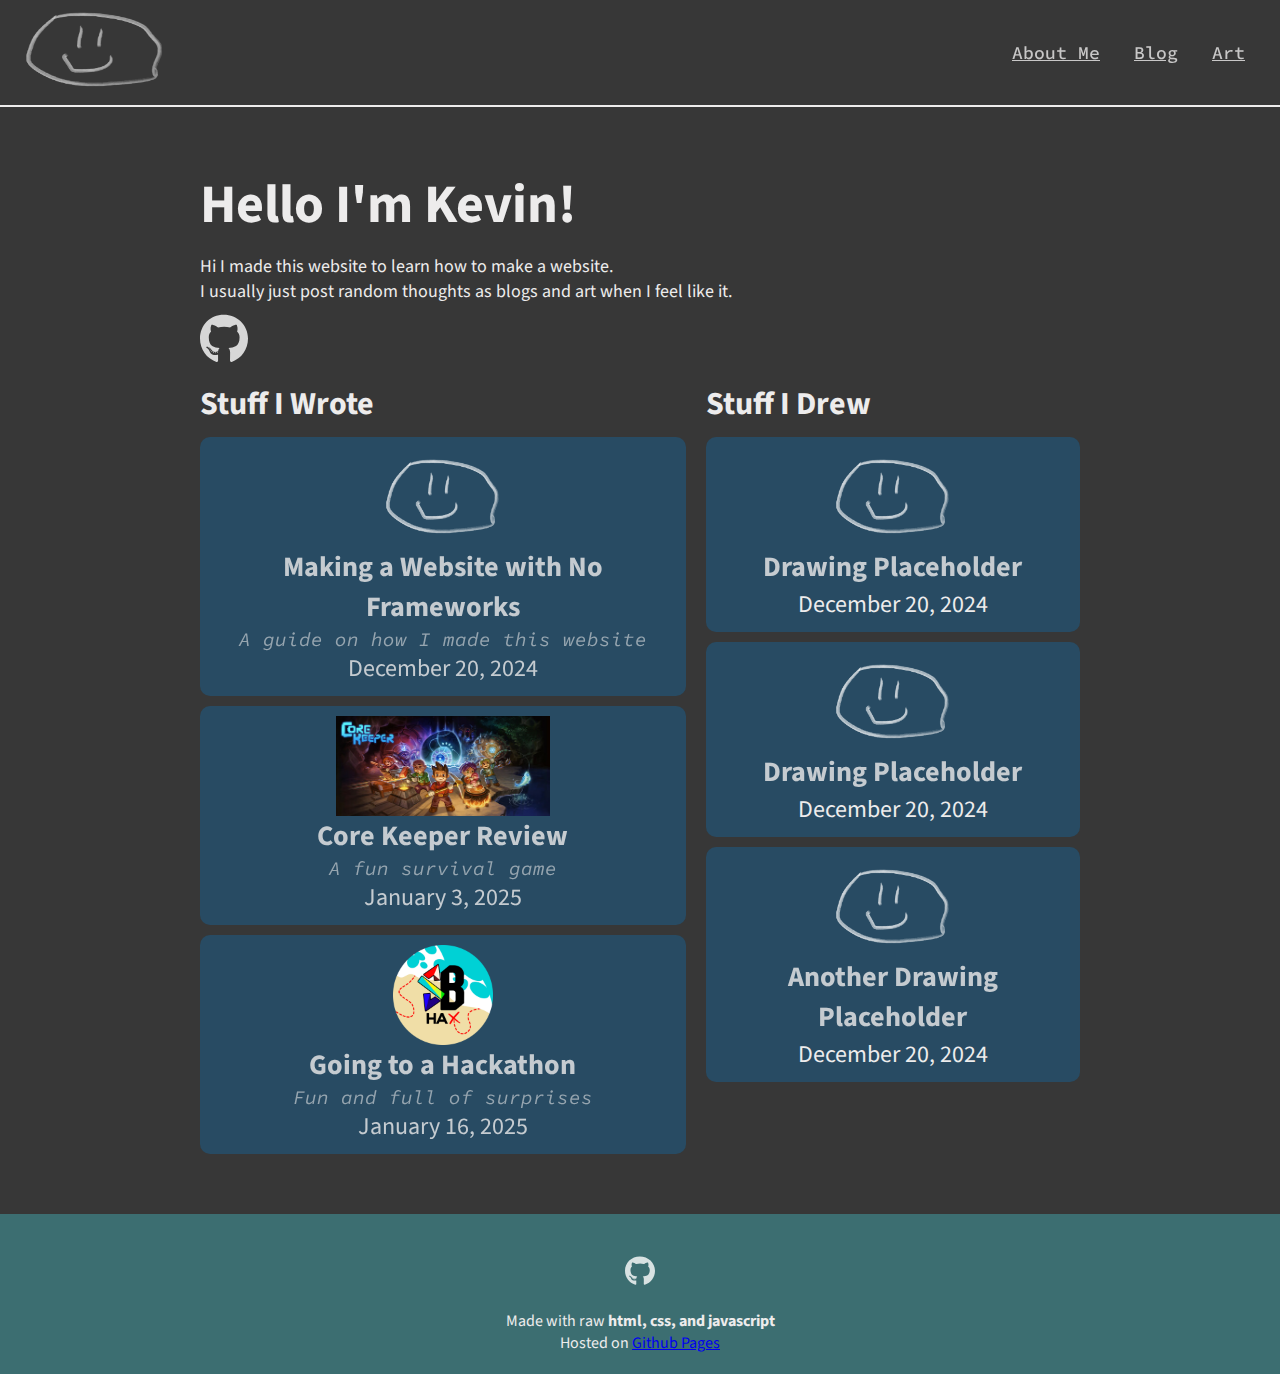
<file: index.html>
<!DOCTYPE html>
<html lang="en">
<head>
    <meta charset="UTF-8">
    <meta name="viewport" content="width=device-width, initial-scale=1.0">
    <link rel="stylesheet" type="text/css" href="index.css">
    <title>My Blog</title>
</head>
<body>
    <div class="nav_bar">
        <header>
            <a href="index.html"><img class="happy_face" src="images/happy face.png" alt="happy face"></a>
        </header>
        <nav class="top_nav">
            <ul class="header_nav">
                <li><a href="about/about.html">About Me</a></li>
                <li><a href="blog.html">Blog</a></li>
                <li><a href="#">Art</a></li>
            </ul>
        </nav>
    </div>
    <div class="divider"></div>
    <main>
        <div class="lander_page_des"> 
            <article>
                <h1>Hello I'm Kevin!</h1>
                <p>Hi I made this website to learn how to make a website.</p>
                <p>I usually just post random thoughts as blogs and art when I feel like it.</p>
                <div class="quick_links">
                    <a href="https://github.com/Makkerel"><img class="github" src="icons/github-brands-solid.svg" alt="github"></a>
                </div>
            </article>
        </div>
        <div class="blog_grid">
            <div class="article_grid">
                <h1>Stuff I Wrote</h1>
                <div class="grid_item">
                    <a href="blog/making_html.html"><img src="images/happy face.png" alt="happy_face"></a>
                    <a class="title_link" href="blog/making_html.html"><article>
                        <h3>Making a Website with No Frameworks</h3>
                        <p>A guide on how I made this website</p>
                        <time datetime="2024-12-20">December 20, 2024</time>
                    </article></a>
                </div>
                <div class="grid_item">
                    <a href="blog/core_keeper.html"><img src="images/core_keeper.jpg" alt="core_keeper"></a>
                    <a class="title_link" href="blog/core_keeper.html"><article>
                        <h3>Core Keeper Review</h3>
                        <p>A fun survival game</p>
                        <time datetime="2025-01-03">January 3, 2025</time>
                    </article></a>
                </div>
                <div class="grid_item">
                    <a href="blog/hackthon.html"><img src="images/sbhacks.png" alt="sbhacks"></a>
                    <a class="title_link" href="blog/hackthon.html"><article>
                        <h3>Going to a Hackathon</h3>
                        <p>Fun and full of surprises</p>
                        <time datetime="2025-01-16">January 16, 2025</time>
                    </article></a>
                </div>
            </div>
            <div class="article_grid">
                <h1>Stuff I Drew</h1>
                <div class="grid_item">
                    <article>
                        <a href=#><img src="images/happy face.png" alt="html_picture"></a>
                        <a class="title_link" href="#"><h3>Drawing Placeholder</h3></a>
                        <time datetime="2024-12-20">December 20, 2024</time>
                    </article>
                </div>
                <div class="grid_item">
                    <article>
                        <a href=#><img src="images/happy face.png" alt="html_picture"></a>
                        <a class="title_link" href="#"><h3>Drawing Placeholder</h3></a>
                        <time datetime="2024-12-20">December 20, 2024</time>
                    </article>
                </div>
                <div class="grid_item">
                    <article>
                        <a href=#><img src="images/happy face.png" alt="html_picture"></a>
                        <a class="title_link" href="#"><h3>Another Drawing Placeholder</h3></a>
                        <time datetime="2024-12-20">December 20, 2024</time>
                    </article>
                </div>
            </div>
        </div>
    </main>
    <footer>
        <div class="center_container">
            <div class="footer_links">
                <a href="https://github.com/Makkerel"><img class="github" src="icons/github-brands-solid.svg" alt="github"></a>
            </div>
            <div class="footer_tech">
                <p>Made with raw <b>html, css, and javascript</b></p>
                <p>Hosted on <a href="https://pages.github.com/">Github Pages</a></p>
            </div>    
        </div>
    </footer>
</body>
</html>
</file>
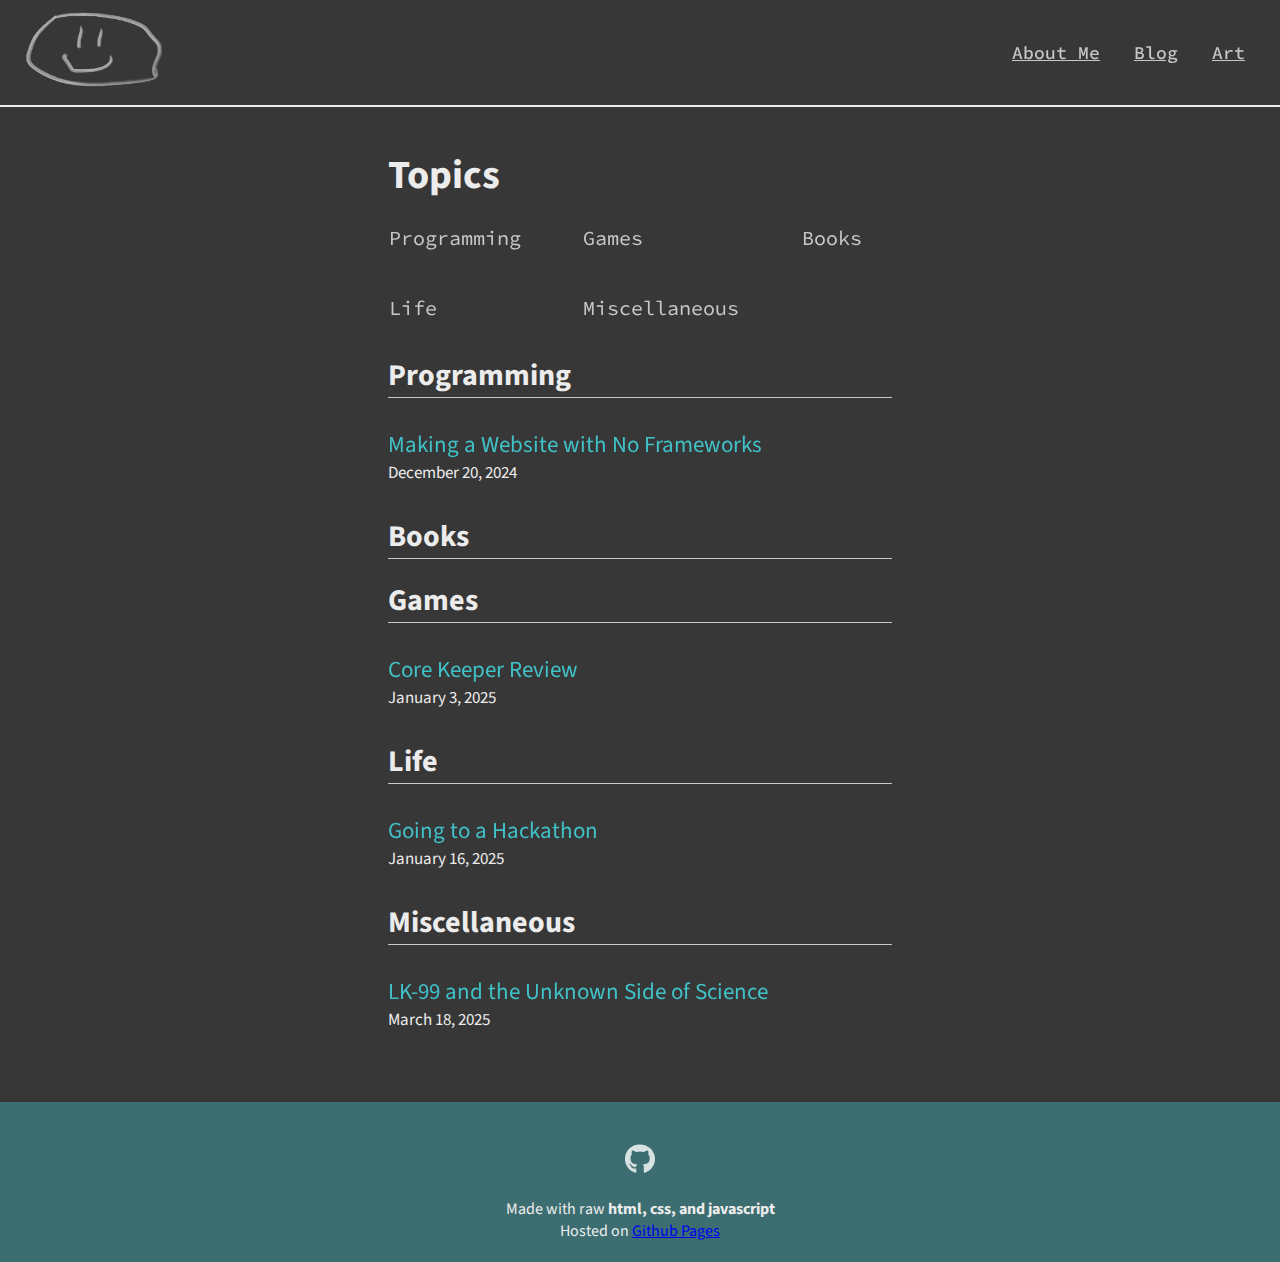
<file: blog.html>
<!doctype html>
<html lang="en">
    <head>
        <meta charset="UTF-8" />
        <meta name="viewport" content="width=device-width, initial-scale=1.0" />
        <title>Blogs</title>
        <link rel="stylesheet" href="all_blogs.css" />
    </head>
    <body>
        <div class="nav_bar">
            <header>
                <a href="index.html"
                    ><img
                        class="happy_face"
                        src="images/happy face.png"
                        alt="happy face"
                /></a>
            </header>
            <nav class="top_nav">
                <ul class="header_nav">
                    <li><a href="about/about.html">About Me</a></li>
                    <li><a href="blog.html">Blog</a></li>
                    <li><a href="#">Art</a></li>
                </ul>
            </nav>
        </div>
        <div class="divider"></div>
        <main>
            <h1>Topics</h1>
            <div class="tag_grid">
                <div class="tag"><a href="#Programming">Programming</a></div>
                <div class="tag"><a href="#Books">Games</a></div>
                <div class="tag"><a href="#Games">Books</a></div>
                <div class="tag"><a href="#Life">Life</a></div>
                <div class="tag">
                    <a href="#Miscellaneous">Miscellaneous</a>
                </div>
            </div>
            <h2 id="Programming">Programming</h2>
            <ul>
                <li>
                    <article>
                        <a href="blog/making_html.html"
                            >Making a Website with No Frameworks</a
                        >
                        <time datetime="2024-12-20">December 20, 2024</time>
                    </article>
                </li>
            </ul>
            <h2 id="Books">Books</h2>
            <ul></ul>
            <h2 id="Games">Games</h2>
            <ul>
                <li>
                    <article>
                        <a href="blog/core_keeper.html">Core Keeper Review</a>
                        <time datetime="2025-01-03">January 3, 2025</time>
                    </article>
                </li>
            </ul>
            <h2 id="Life">Life</h2>
            <ul>
                <li>
                    <article>
                        <a href="blog/hackthon.html">Going to a Hackathon</a>
                        <time datetime="2025-01-16">January 16, 2025</time>
                    </article>
                </li>
            </ul>
            <h2 id="Miscellaneous">Miscellaneous</h2>
            <ul>
                <li>
                    <article>
                        <a href="blog/lk99.html">LK-99 and the Unknown Side of Science</a>
                        <time datetime="2025-03-18">March 18, 2025</time>
                    </article>
                </li>
            </ul>
        </main>
        <footer>
            <div class="center_container">
                <div class="footer_links">
                    <a href="https://github.com/Makkerel"
                        ><img
                            class="github"
                            src="icons/github-brands-solid.svg"
                            alt="github"
                    /></a>
                </div>
                <div class="footer_tech">
                    <p>Made with raw <b>html, css, and javascript</b></p>
                    <p>
                        Hosted on
                        <a href="https://pages.github.com/">Github Pages</a>
                    </p>
                </div>
            </div>
        </footer>
    </body>
</html>
</file>
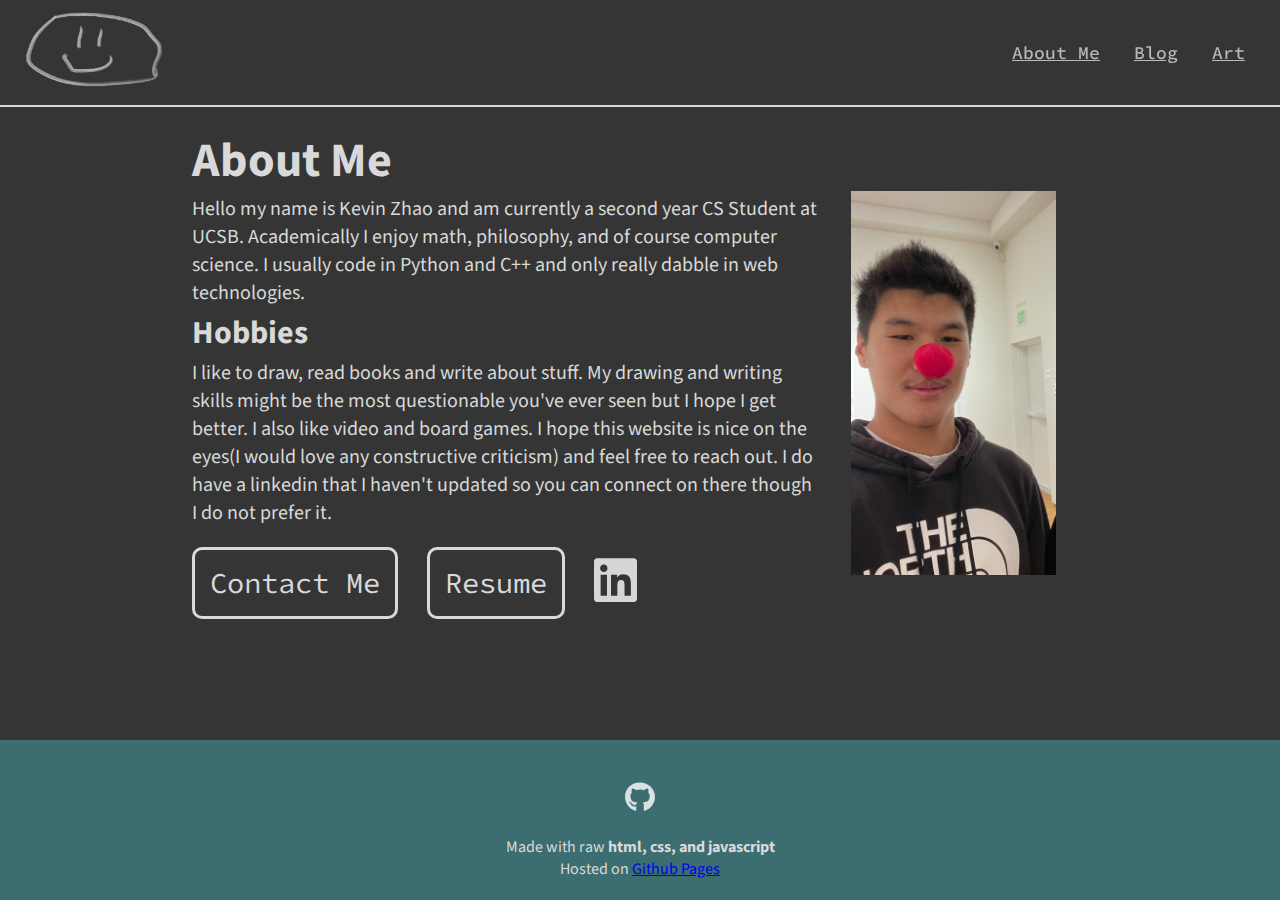
<file: about/about.html>
<!DOCTYPE html>
<html lang="en">
<head>
    <meta charset="UTF-8">
    <meta name="viewport" content="width=device-width, initial-scale=1.0">
    <link rel="stylesheet" href="about.css">
    <title>About</title>
</head>
<body>
    <div class="nav_bar">
        <header>
            <a href="../index.html"><img class="happy_face" src="../images/happy face.png" alt="happy face"></a>
        </header>
        <nav class="top_nav">
            <ul class="header_nav">
                <li><a href="../about/about.html">About Me</a></li>
                <li><a href="../blog.html">Blog</a></li>
                <li><a href="#">Art</a></li>
            </ul>
        </nav>
    </div>
    <div class="divider"></div>    
    <main>
        <div class="about_text">
            <h1 class="about_me">About Me</h1>
            <p>Hello my name is Kevin Zhao and am currently a second year CS Student at UCSB.
            Academically I enjoy math, philosophy, and of course computer science. 
            I usually code in Python and C++ and only really dabble in web technologies.</p>
            <h2 class="headings">Hobbies</h2>
            <p>I like to draw, read books and write about stuff. My drawing and writing skills might be the most questionable you&#39;ve ever seen but I hope I get better. I also like video and board games. 
            I hope this website is nice on the eyes(I would love any constructive criticism) and feel free to reach out. I do have a linkedin that I haven't updated so you can connect on there though I do not prefer it.</p>
            <div class="all_contact">
                <div class="job_stuff">
                    <a class="contact" href="mailto:kzhao132018@gmail.com">Contact Me</a>
                    <a class="resume" href="../assets/Standard Resume Kevin Zhao.pdf" target="_blank">Resume</a>
                </div>
                <a href="https://www.linkedin.com/"><img class="linkedin" src="../icons/linkedin-brands-solid.svg" alt="mail"></a>
            </div>
        </div>
        <img class="clown_face" src="../images/clown_face.JPG" alt="clown_face">
    </main>
    <footer>
        <div class="center_container">
            <div class="footer_links">
                <a href="https://github.com/Makkerel"><img class="github" src="../icons/github-brands-solid.svg" alt="github"></a>
            </div>
            <div class="footer_tech">
                <p>Made with raw <b>html, css, and javascript</b></p>
                <p>Hosted on <a href="https://pages.github.com/">Github Pages</a></p>
            </div>    
        </div>
    </footer>
</body>
</html>
</file>
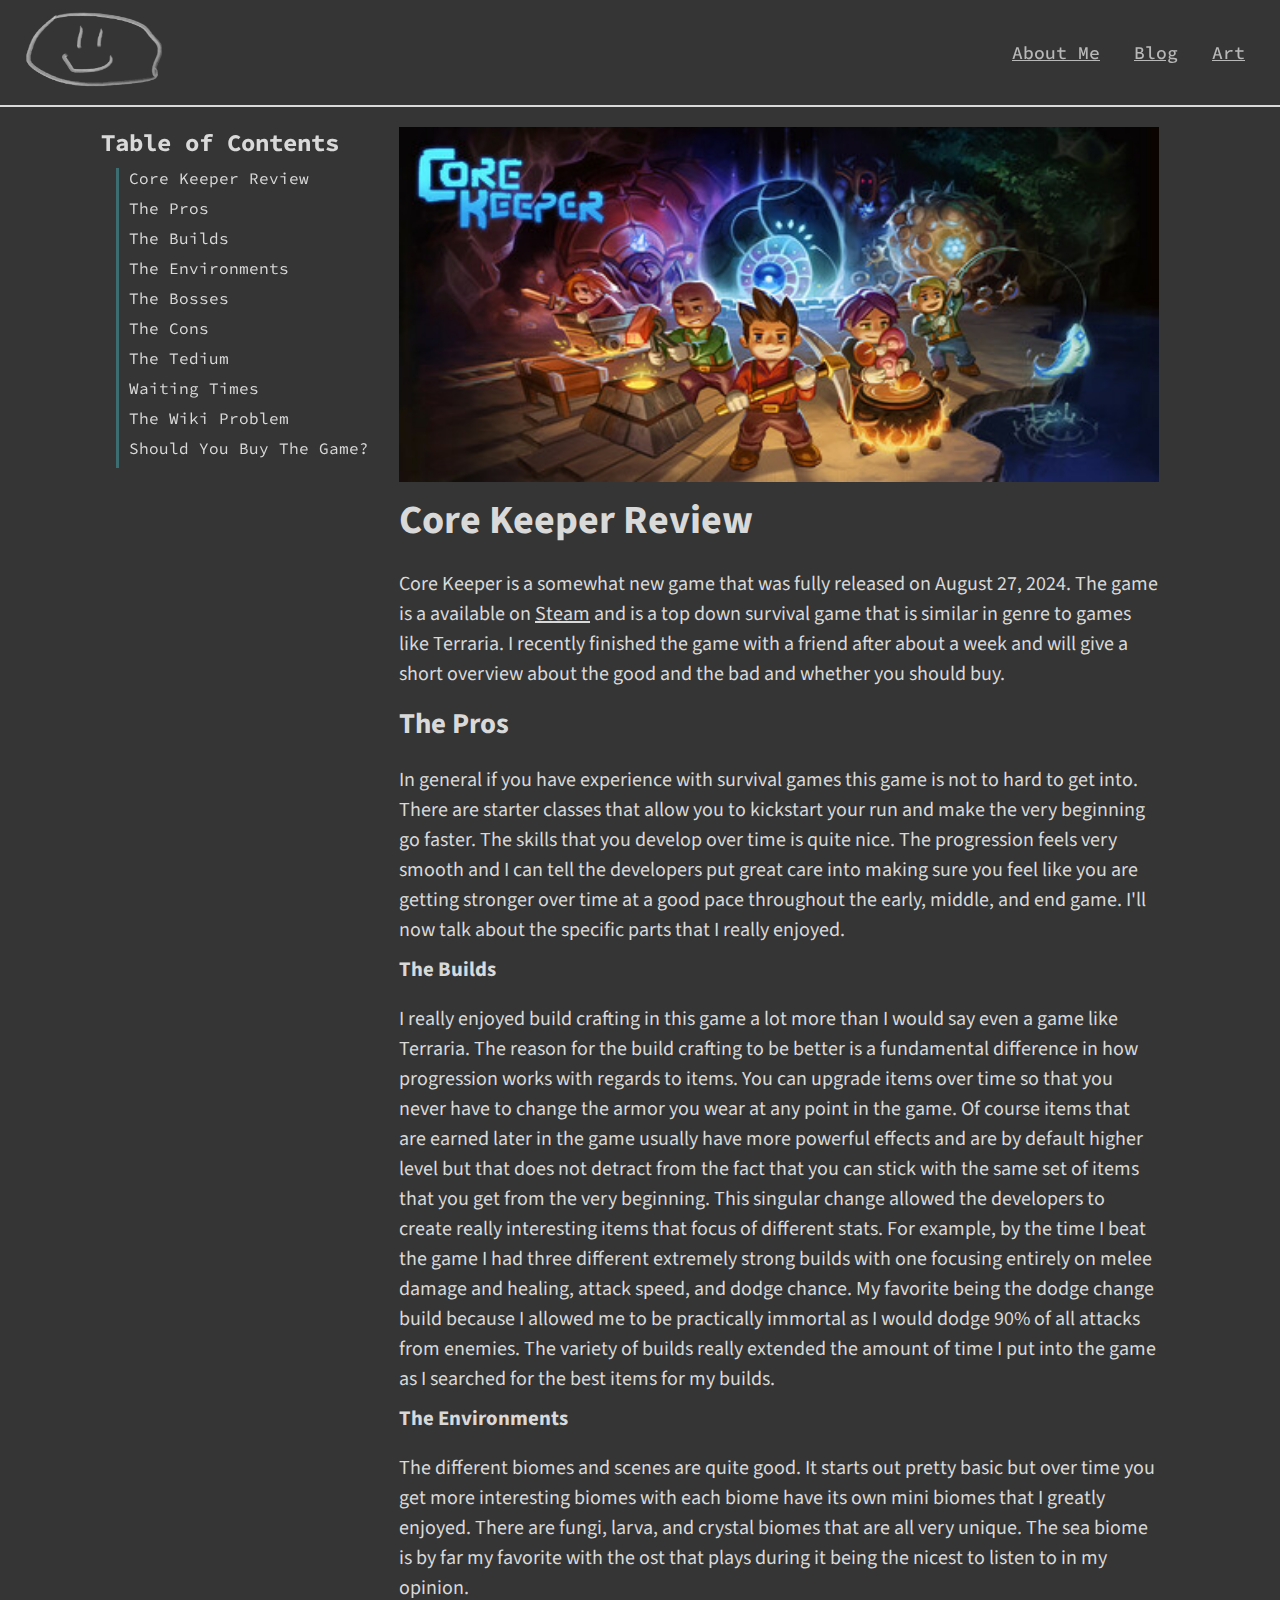
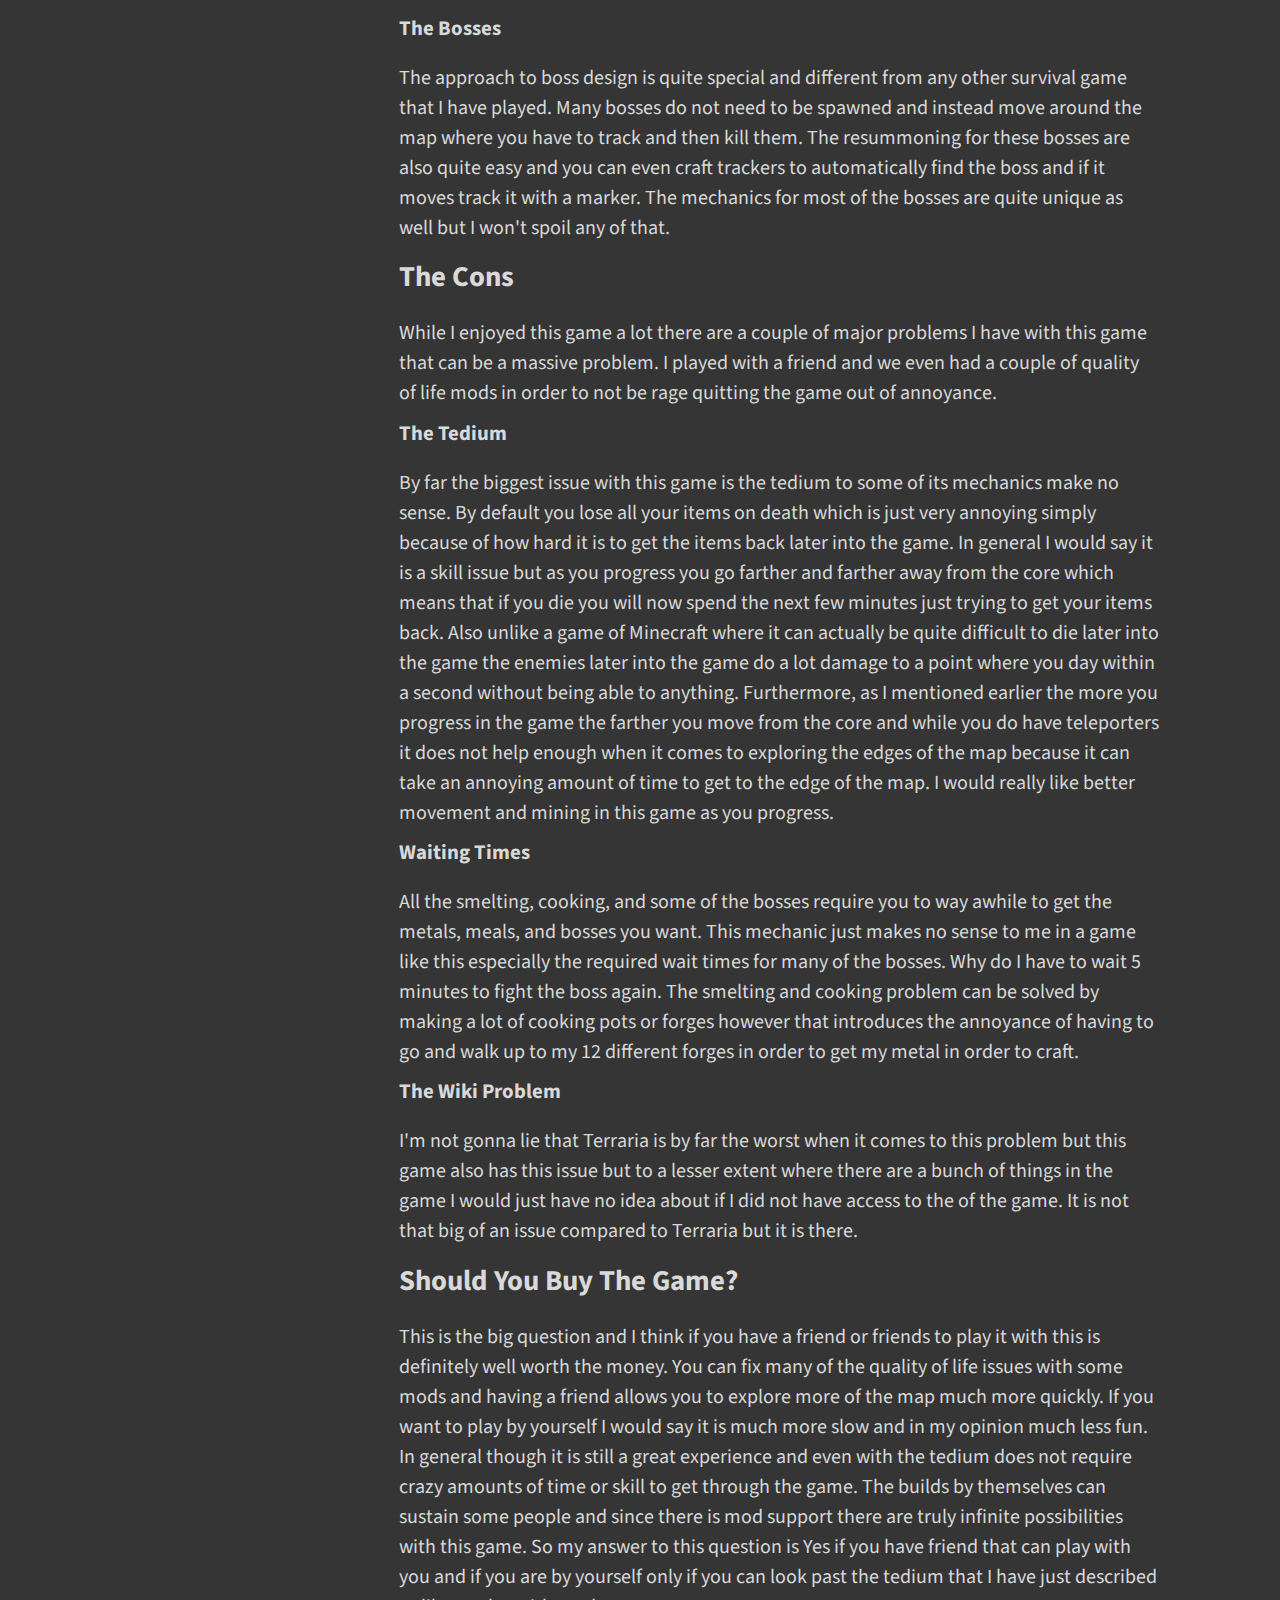
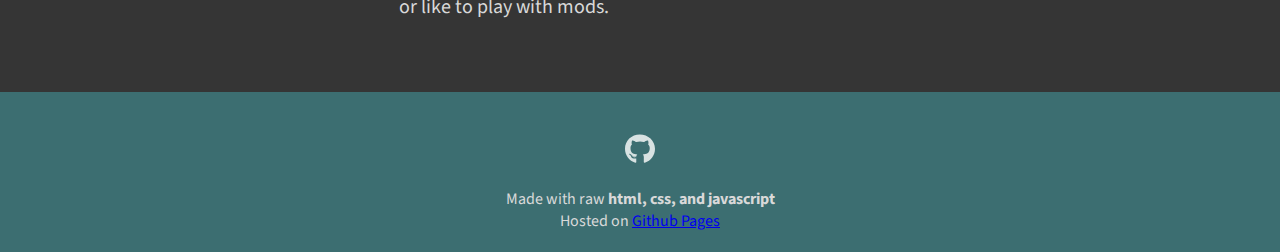
<file: blog/core_keeper.html>
<!DOCTYPE html>
<html lang="en">
<head>
    <meta charset="UTF-8">
    <meta name="viewport" content="width=device-width, initial-scale=1.0">
    <title>Core Keeper Review</title>
    <link rel="stylesheet" href="blog.css">
</head>
<body>
    <div class="nav_bar">
        <header>
            <a href="../index.html"><img class="happy_face" src="../images/happy face.png" alt="happy face"></a>
        </header>
        <nav class="top_nav">
            <ul class="header_nav">
                <li><a href="../about/about.html">About Me</a></li>
                <li><a href="../blog.html">Blog</a></li>
                <li><a href="#">Art</a></li>
            </ul>
        </nav>
    </div>
    <div class="divider"></div>
    <div class="full_article">
        <ul class="nav_menu">
            <h2>Table of Contents</h2>
        </ul>
        <main>
            <div class="top_img">
                <img style="width: 100%;" id="core_keeper" src="../images/core_keeper.jpg" alt="core_keeper">
            </div>
            <h1 id="core_keeper_review">Core Keeper Review</h1>
            <time datetime="2024-01-03"></time>
            <p>Core Keeper is a somewhat new game that was fully released on August 27, 2024. 
                The game is a available on <a href="https://store.steampowered.com/app/1621690/Core_Keeper/">Steam</a> and is a top down survival game that is similar in genre to games like Terraria. 
                I recently finished the game with a friend after about a week and will give a short overview about the good and the bad and whether you should buy.</p>
            <h2 id="the_pros">The Pros</h2>
            <p>In general if you have experience with survival games this game is not to hard to get into. There are starter classes that allow you to kickstart your run and make the very beginning go faster. 
                The skills that you develop over time is quite nice. 
                The progression feels very smooth and I can tell the developers put great care into making sure you feel like you are getting stronger over time at a good pace throughout the early, middle, and end game. 
                I'll now talk about the specific parts that I really enjoyed.</p>
            <h3 id="the_builds">The Builds</h3>
            <p>I really enjoyed build crafting in this game a lot more than I would say even a game like Terraria. 
                The reason for the build crafting to be better is a fundamental difference in how progression works with regards to items. 
                You can upgrade items over time so that you never have to change the armor you wear at any point in the game. 
                Of course items that are earned later in the game usually have more powerful effects and are by default higher level but that does not detract from the fact that you can stick with the same set of items that you get from the very beginning. 
                This singular change allowed the developers to create really interesting items that focus of different stats.
                For example, by the time I beat the game I had three different extremely strong builds with one focusing entirely on melee damage and healing, attack speed, and dodge chance. 
                My favorite being the dodge change build because I allowed me to be practically immortal as I would dodge 90% of all attacks from enemies. 
                The variety of builds really extended the amount of time I put into the game as I searched for the best items for my builds.</p>
            <h3 id="the_environments">The Environments</h3>
            <p>The different biomes and scenes are quite good. It starts out pretty basic but over time you get more interesting biomes with each biome have its own mini biomes that I greatly enjoyed. There are fungi, larva, and crystal biomes that are all very unique. The sea biome is by far my favorite with the ost that plays during it being the nicest to listen to in my opinion.</p>
            <h3 id="the-bosses">The Bosses</h3>
            <p>The approach to boss design is quite special and different from any other survival game that I have played. 
                Many bosses do not need to be spawned and instead move around the map where you have to track and then kill them. 
                The resummoning for these bosses are also quite easy and you can even craft trackers to automatically find the boss and if it moves track it with a marker. 
                The mechanics for most of the bosses are quite unique as well but I won&#39;t spoil any of that. </p>
            <h2 id="the-cons">The Cons</h2>
            <p>While I enjoyed this game a lot there are a couple of major problems I have with this game that can be a massive problem. 
                I played with a friend and we even had a couple of quality of life mods in order to not be rage quitting the game out of annoyance. </p>
            <h3 id="the-tedium">The Tedium</h3>
            <p>By far the biggest issue with this game is the tedium to some of its mechanics make no sense. 
                By default you lose all your items on death which is just very annoying simply because of how hard it is to get the items back later into the game. 
                In general I would say it is a skill issue but as you progress you go farther and farther away from the core which means that if you die you will now spend the next few minutes just trying to get your items back. 
                Also unlike a game of Minecraft where it can actually be quite difficult to die later into the game the enemies later into the game do a lot damage to a point where you day within a second without being able to anything. 
                Furthermore, as I mentioned earlier the more you progress in the game the farther you move from the core and while you do have teleporters it does not help enough when it comes to exploring the edges of the map because it can take an annoying amount of time to get to the edge of the map.
                I would really like better movement and mining in this game as you progress.</p>
            <h3 id="waiting-times">Waiting Times</h3>
            <p>All the smelting, cooking, and some of the bosses require you to way awhile to get the metals, meals, and bosses you want. 
                This mechanic just makes no sense to me in a game like this especially the required wait times for many of the bosses. 
                Why do I have to wait 5 minutes to fight the boss again. 
                The smelting and cooking problem can be solved by making a lot of cooking pots or forges however that introduces the annoyance of having to go and walk up to my 12 different forges in order to get my metal in order to craft. </p>
            <h3 id="the-wiki-problem">The Wiki Problem</h3>
            <p>I'm not gonna lie that Terraria is by far the worst when it comes to this problem but this game also has this issue but to a lesser extent where there are a bunch of things in the game I would just have no idea about if I did not have access to the of the game. 
                It is not that big of an issue compared to Terraria but it is there. </p>
            <h2 id="should-you-buy-the-game">Should You Buy The Game?</h2>
            <p>This is the big question and I think if you have a friend or friends to play it with this is definitely well worth the money. 
                You can fix many of the quality of life issues with some mods and having a friend allows you to explore more of the map much more quickly. 
                If you want to play by yourself I would say it is much more slow and in my opinion much less fun. 
                In general though it is still a great experience and even with the tedium does not require crazy amounts of time or skill to get through the game. 
                The builds by themselves can sustain some people and since there is mod support there are truly infinite possibilities with this game. 
                So my answer to this question is Yes if you have friend that can play with you and if you are by yourself only if you can look past the tedium that I have just described or like to play with mods. </p>
        </main>
    </div>
    <footer>
        <div class="center_container">
            <div class="footer_links">
                <a href="https://github.com/Makkerel"><img class="github" src="../icons/github-brands-solid.svg" alt="github"></a>
            </div>
            <div class="footer_tech">
                <p>Made with raw <b>html, css, and javascript</b></p>
                <p>Hosted on <a href="https://pages.github.com/">Github Pages</a></p>
            </div>    
        </div>
    </footer>
    <script src="nav_menu.js"></script>
</body>
</html>
</file>
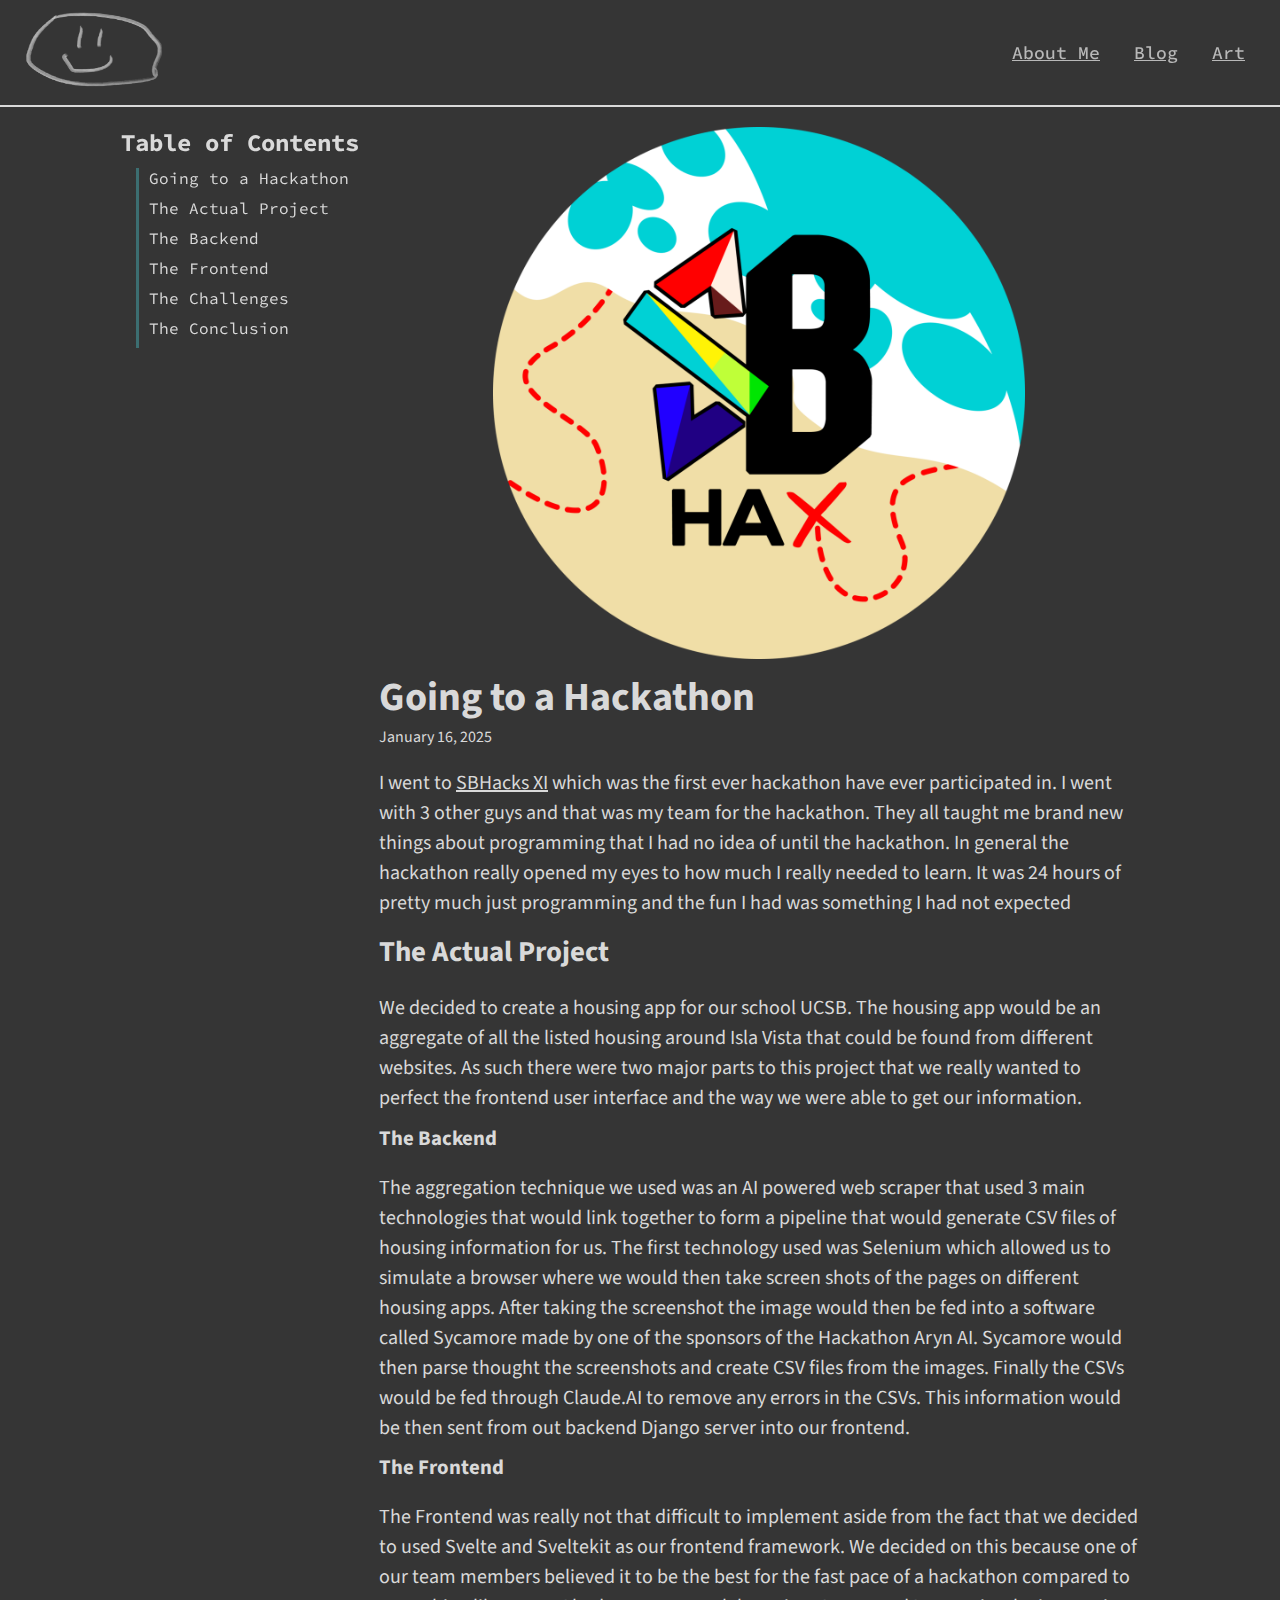
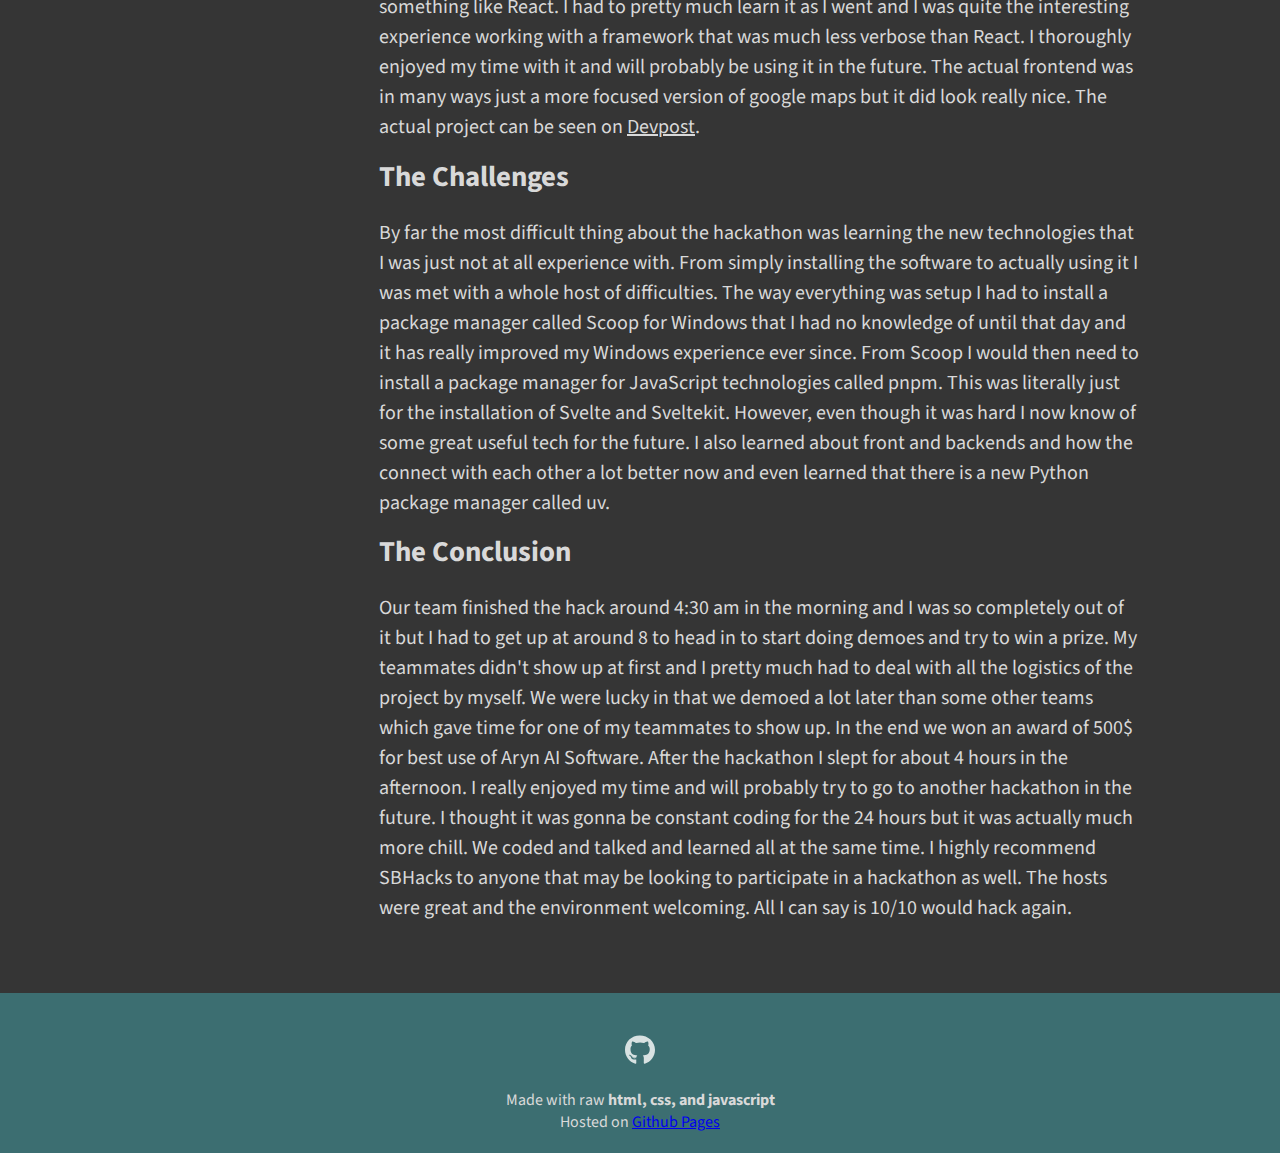
<file: blog/hackthon.html>
<!DOCTYPE html>
<html lang="en">
<head>
    <meta charset="UTF-8">
    <meta name="viewport" content="width=device-width, initial-scale=1.0">
    <title>Going to a Hackathon</title>
    <link rel="stylesheet" href="blog.css">
</head>
<body>
    <div class="nav_bar">
        <header>
            <a href="../index.html"><img class="happy_face" src="../images/happy face.png" alt="happy face"></a>
        </header>
        <nav class="top_nav">
            <ul class="header_nav">
                <li><a href="../about/about.html">About Me</a></li>
                <li><a href="../blog.html">Blog</a></li>
                <li><a href="#">Art</a></li>
            </ul>
        </nav>
    </div>
    <div class="divider"></div>
    <div class="full_article">
        <ul class="nav_menu">
            <h2>Table of Contents</h2>
        </ul>
        <main>
            <div class="top_img">
                <img src="../images/sbhacks.png" alt="sbhacks">
            </div>
            <h1 id="going-to-a-hackathon">Going to a Hackathon</h1>
            <time datetime="2025-01-16">January 16, 2025</time>
            <p>I went to <a href="https://sb-hacks-xi.devpost.com/?ref_feature=challenge&ref_medium=discover">SBHacks XI</a> which was the first ever hackathon have ever participated in. 
                I went with 3 other guys and that was my team for the hackathon. 
                They all taught me brand new things about programming that I had no idea of until the hackathon. 
                In general the hackathon really opened my eyes to how much I really needed to learn. 
                It was 24 hours of pretty much just programming and the fun I had was something I had not expected</p>
            <h2 id="the-actual-project">The Actual Project</h2>
            <p>We decided to create a housing app for our school UCSB. The housing app would be an aggregate of all the listed housing around Isla Vista that could be found from different websites. 
                As such there were two major parts to this project that we really wanted to perfect the frontend user interface and the way we were able to get our information. </p>
            <h3 id="the-backend">The Backend</h3>
            <p>The aggregation technique we used was an AI powered web scraper that used 3 main technologies that would link together to form a pipeline that would generate CSV files of housing information for us. 
                The first technology used was Selenium which allowed us to simulate a browser where we would then take screen shots of the pages on different housing apps. 
                After taking the screenshot the image would then be fed into a software called Sycamore made by one of the sponsors of the Hackathon Aryn AI. 
                Sycamore would then parse thought the screenshots and create CSV files from the images. Finally the CSVs would be fed through Claude.AI to remove any errors in the CSVs. 
                This information would be then sent from out backend Django server into our frontend.</p>
            <h3 id="the-frontend">The Frontend</h3>
            <p>The Frontend was really not that difficult to implement aside from the fact that we decided to used Svelte and Sveltekit as our frontend framework. 
                We decided on this because one of our team members believed it to be the best for the fast pace of a hackathon compared to something like React. 
                I had to pretty much learn it as I went and I was quite the interesting experience working with a framework that was much less verbose than React. 
                I thoroughly enjoyed my time with it and will probably be using it in the future. 
                The actual frontend was in many ways just a more focused version of google maps but it did look really nice. 
                The actual project can be seen on <a href="https://devpost.com/software/homelessgaucho">Devpost</a>.</p>
            <h2 id="the-challenges">The Challenges</h2>
            <p>By far the most difficult thing about the hackathon was learning the new technologies that I was just not at all experience with. 
                From simply installing the software to actually using it I was met with a whole host of difficulties. 
                The way everything was setup I had to install a package manager called Scoop for Windows that I had no knowledge of until that day and it has really improved my Windows experience ever since. 
                From Scoop I would then need to install a package manager for JavaScript technologies called pnpm. This was literally just for the installation of Svelte and Sveltekit.
                However, even though it was hard I now know of some great useful tech for the future. 
                I also learned about front and backends and how the connect with each other a lot better now and even learned that there is a new Python package manager called uv. </p>
            <h2 id="the-conclusion">The Conclusion</h2>
            <p>Our team finished the hack around 4:30 am in the morning and I was so completely out of it but I had to get up at around 8 to head in to start doing demoes and try to win a prize. 
                My teammates didn&#39;t show up at first and I pretty much had to deal with all the logistics of the project by myself.
                 We were lucky in that we demoed a lot later than some other teams which gave time for one of my teammates to show up. 
                 In the end we won an award of 500$ for best use of Aryn AI Software. After the hackathon I slept for about 4 hours in the afternoon. 
                 I really enjoyed my time and will probably try to go to another hackathon in the future. 
                 I thought it was gonna be constant coding for the 24 hours but it was actually much more chill. 
                 We coded and talked and learned all at the same time. I highly recommend SBHacks to anyone that may be looking to participate in a hackathon as well. 
                 The hosts were great and the environment welcoming. All I can say is 10/10 would hack again.</p>
        </main>
    </div>
    <footer>
        <div class="center_container">
            <div class="footer_links">
                <a href="https://github.com/Makkerel"><img class="github" src="../icons/github-brands-solid.svg" alt="github"></a>
            </div>
            <div class="footer_tech">
                <p>Made with raw <b>html, css, and javascript</b></p>
                <p>Hosted on <a href="https://pages.github.com/">Github Pages</a></p>
            </div>    
        </div>
    </footer>
    <script src="nav_menu.js"></script>
</body>
</html>
</file>
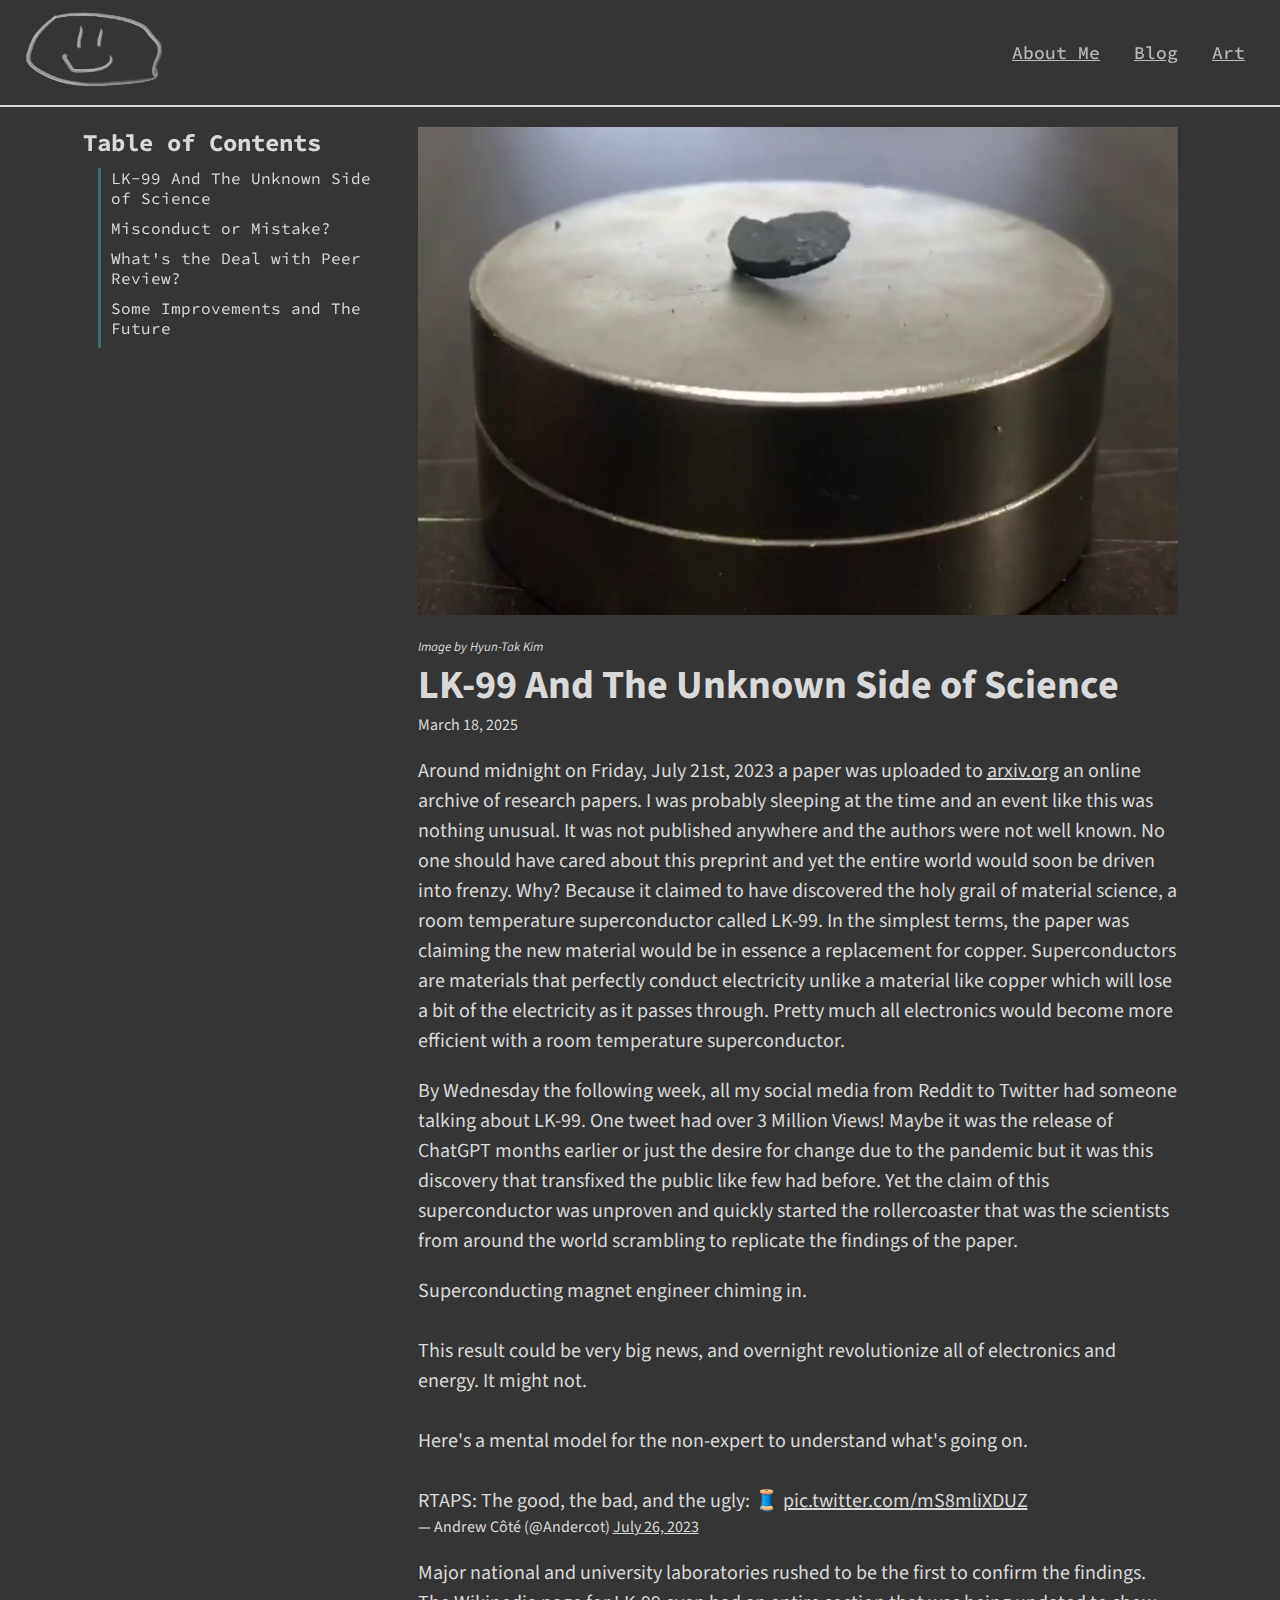
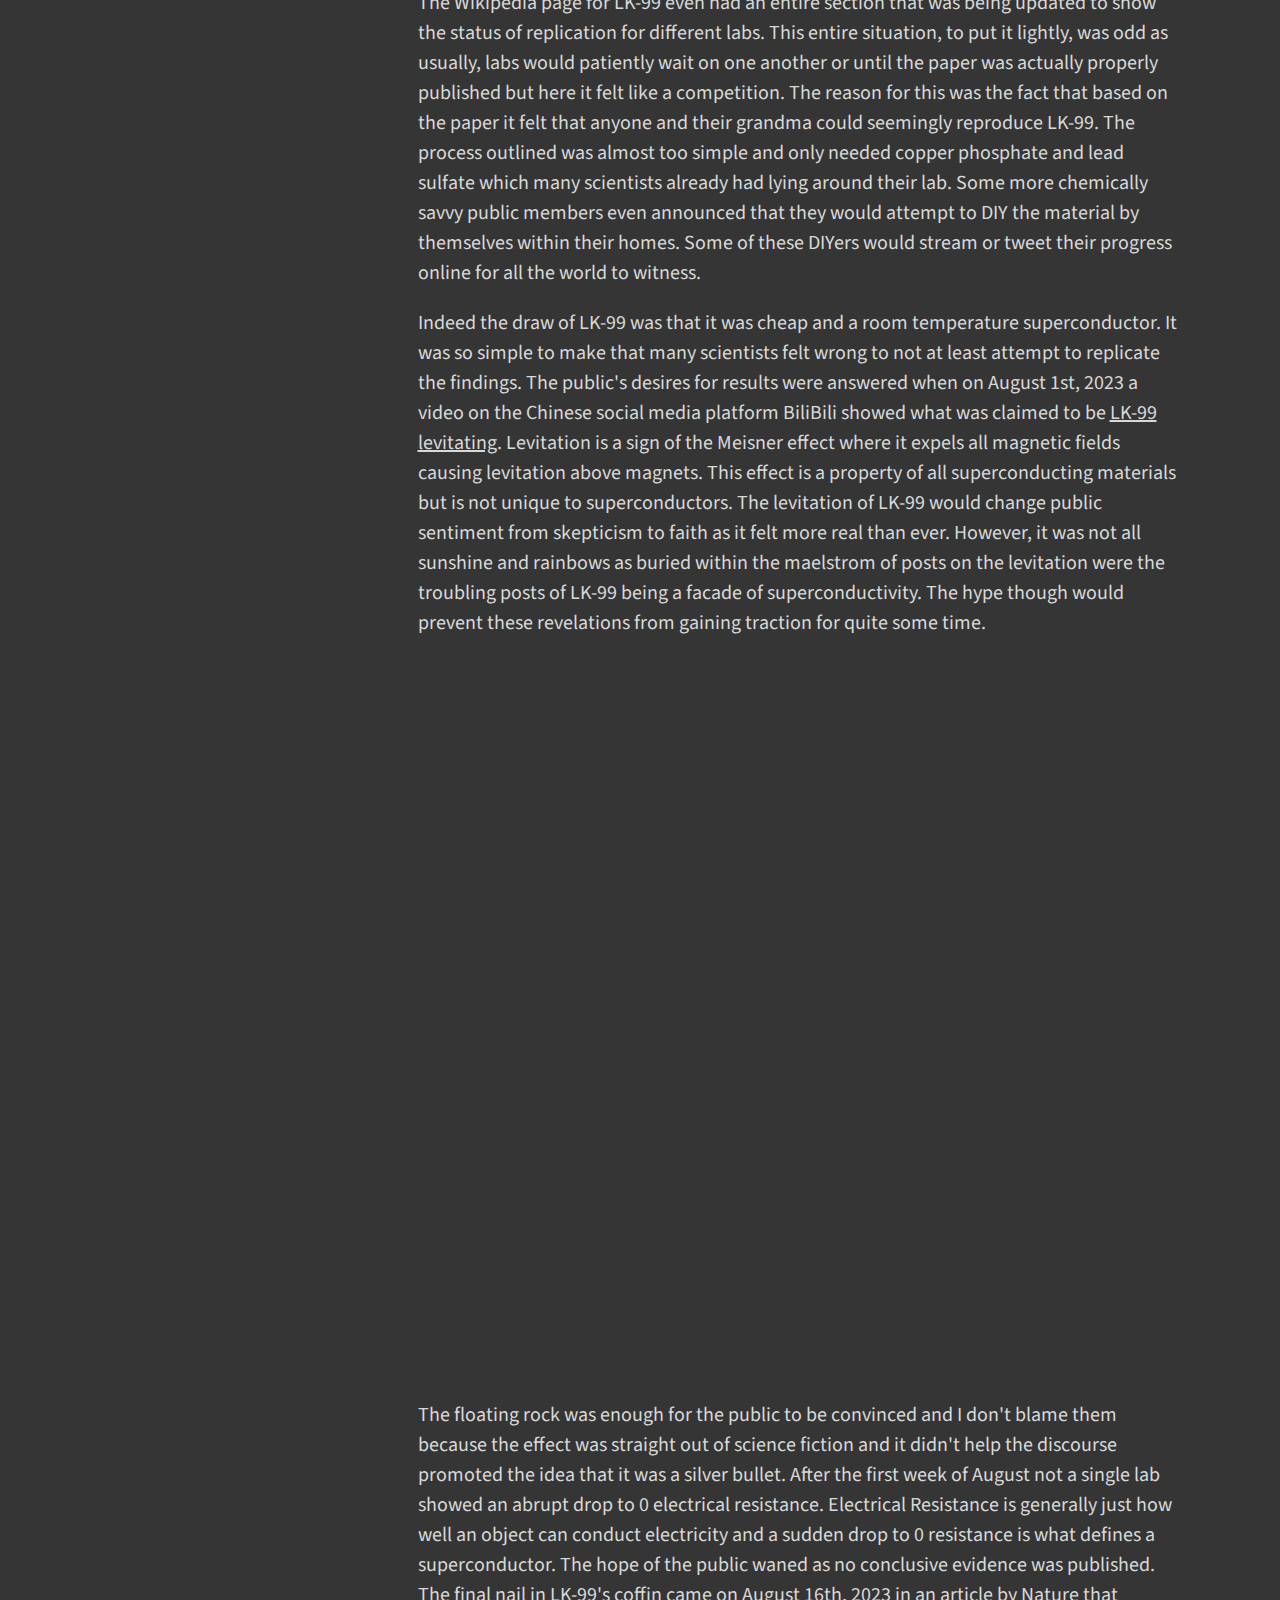
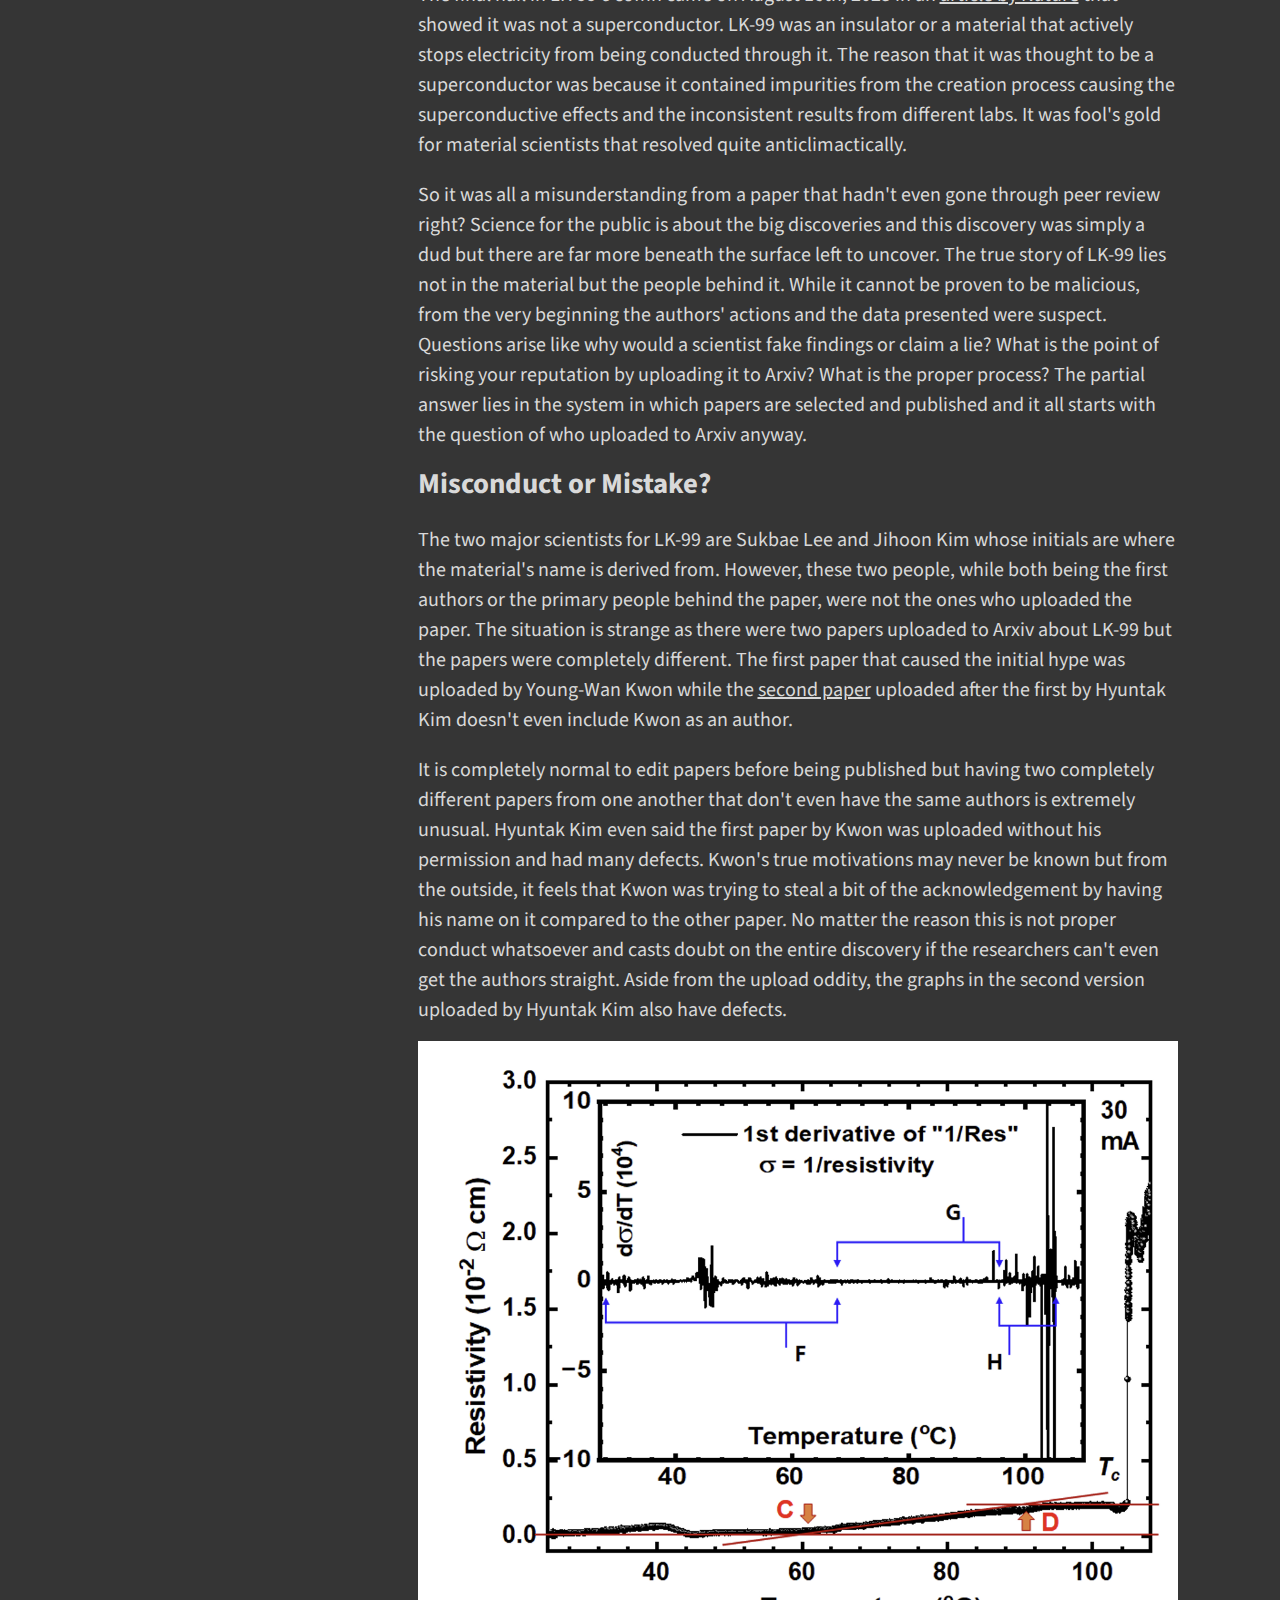
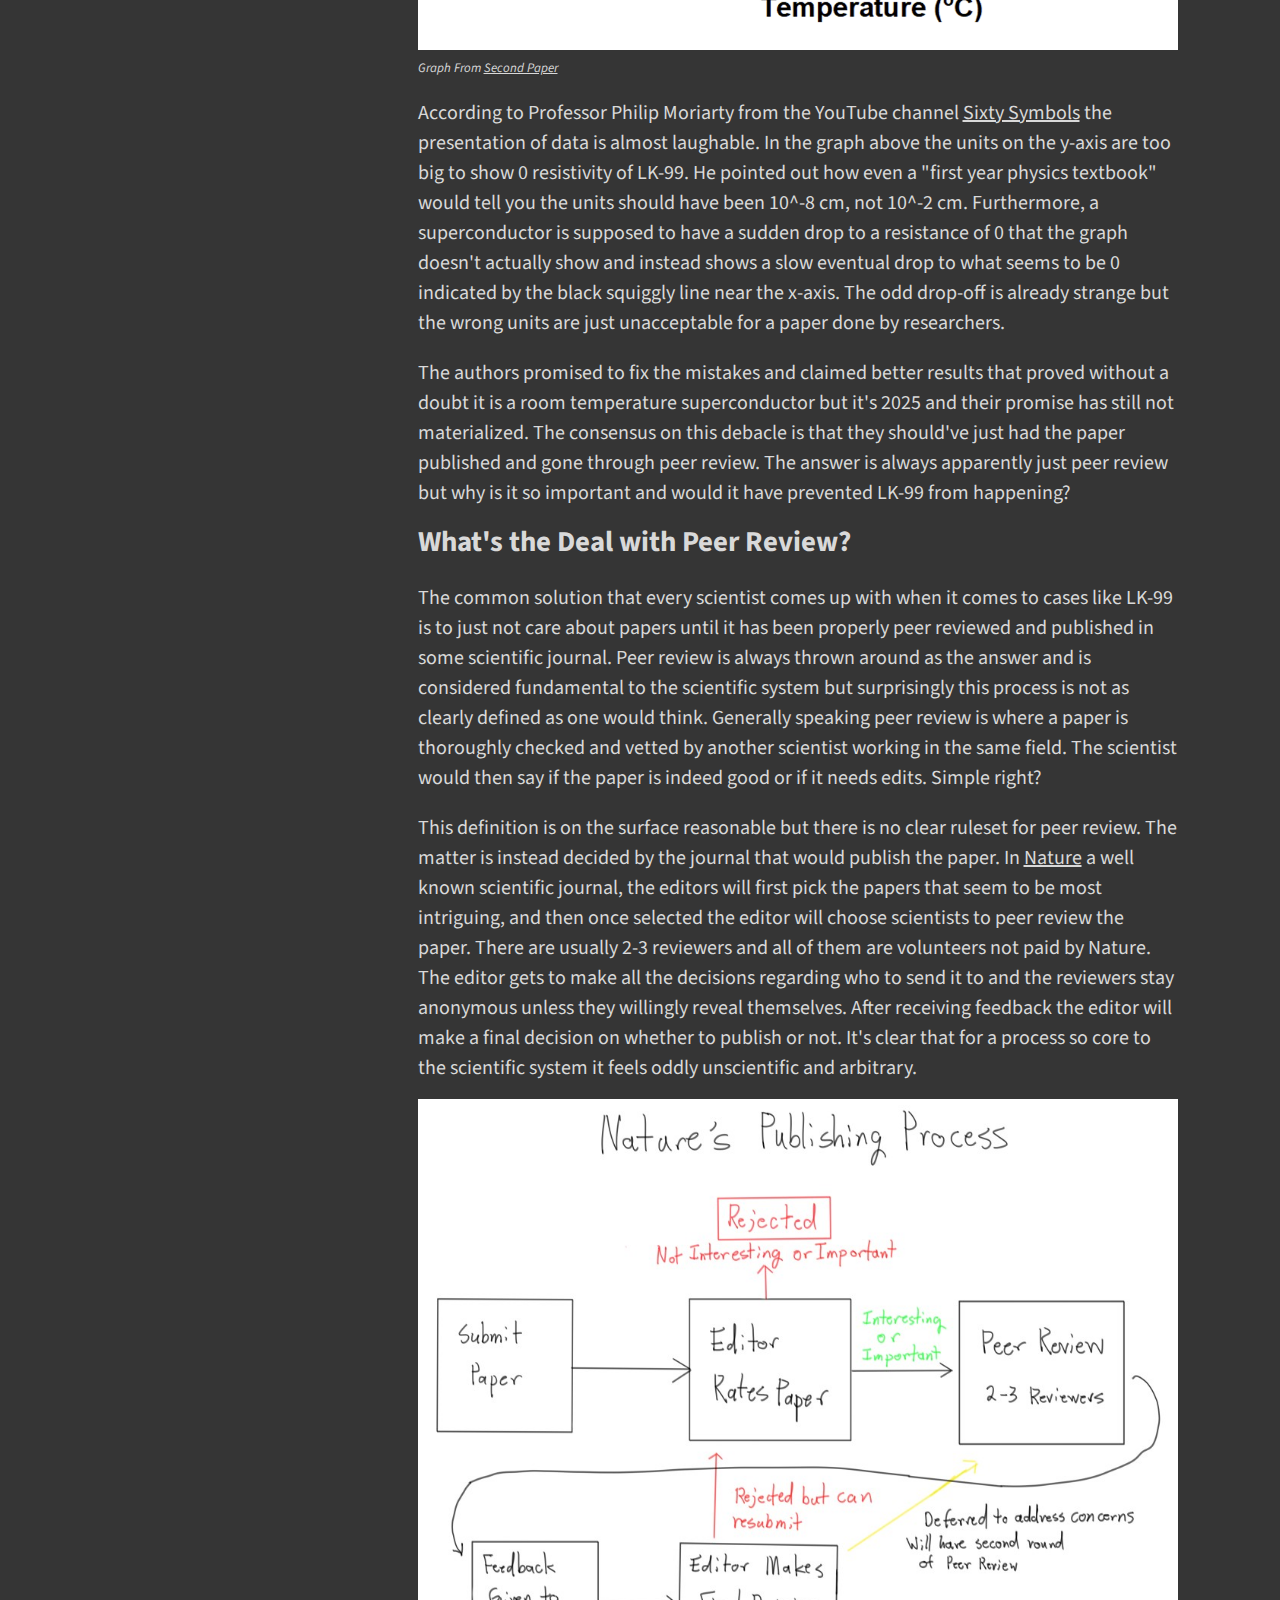
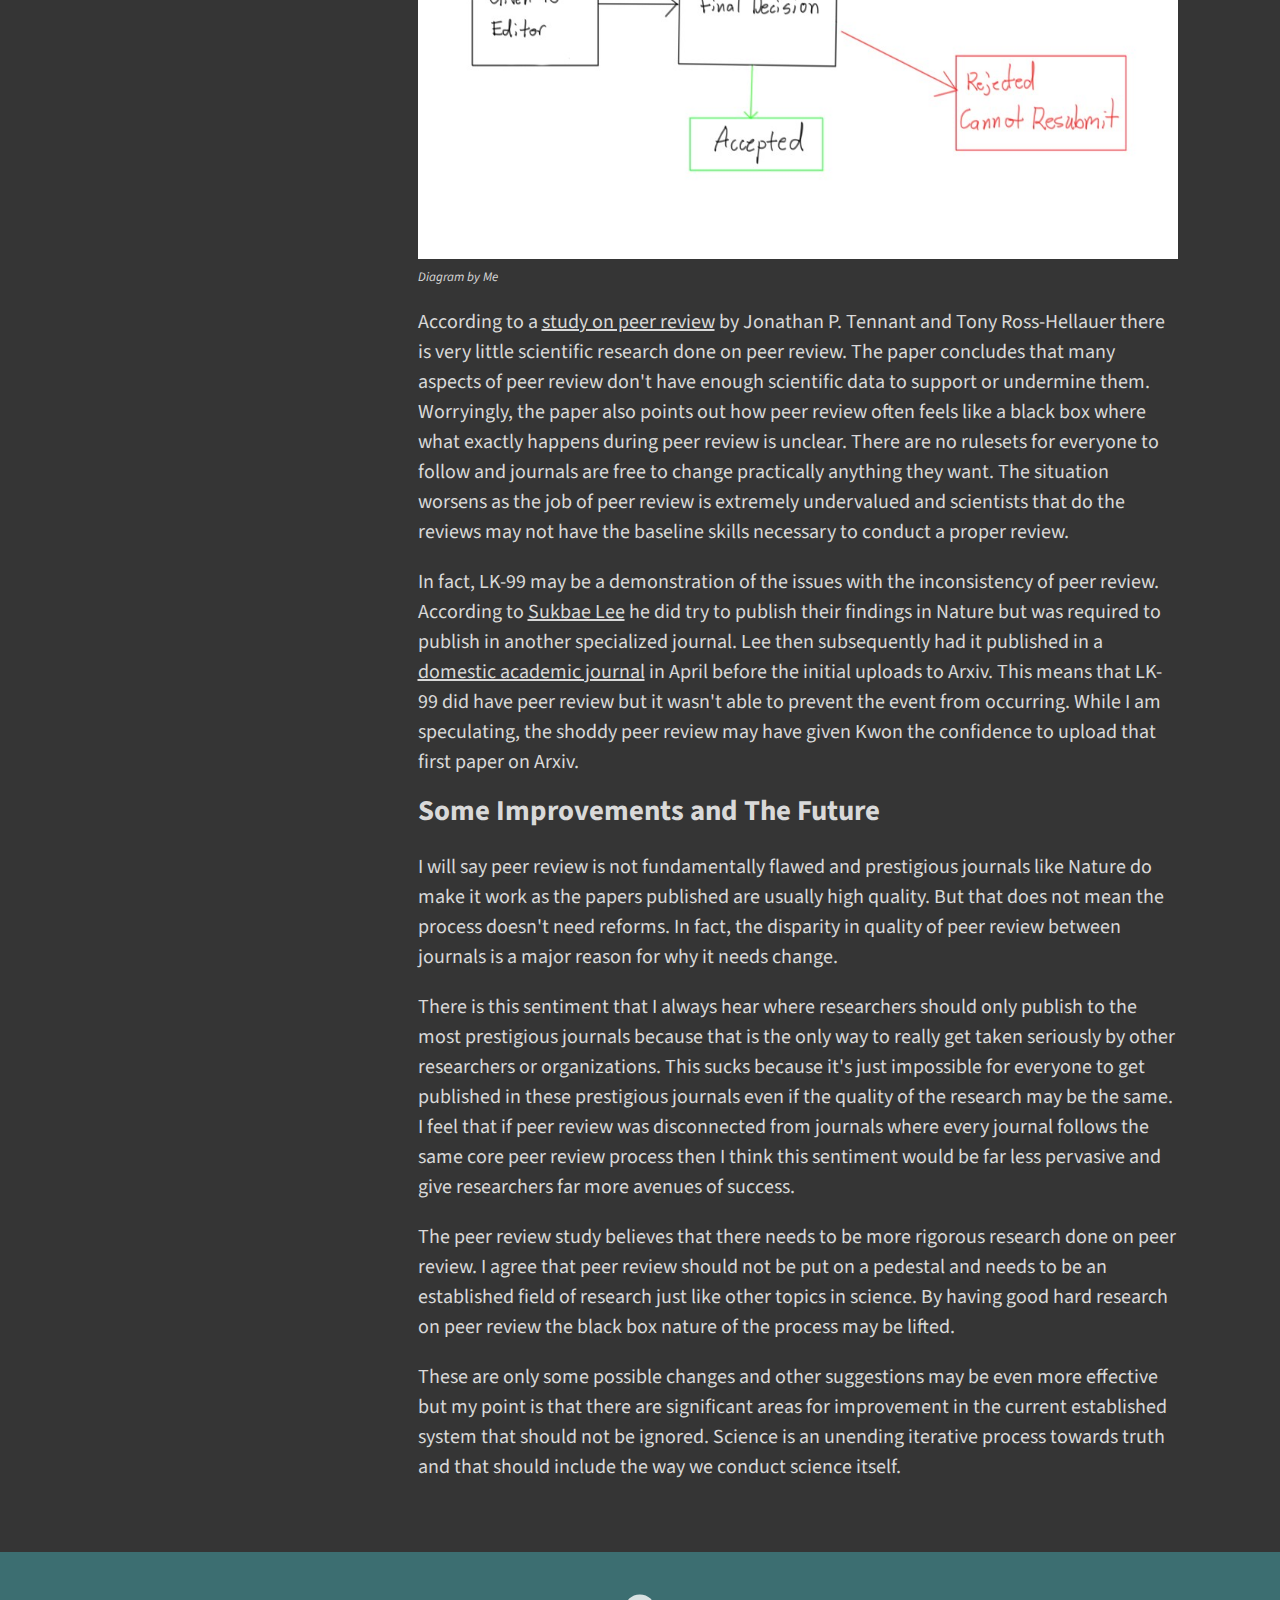
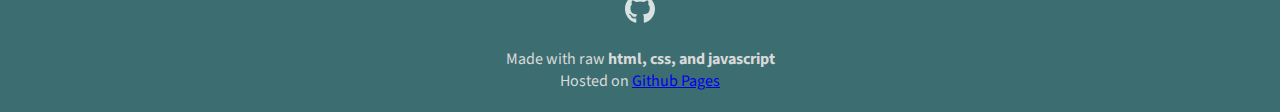
<file: blog/lk99.html>
<!doctype html>
<html lang="en">
    <head>
        <meta charset="UTF-8" />
        <meta name="viewport" content="width=device-width, initial-scale=1.0" />
        <title>LK-99 and the Unknown Side of Science</title>
        <link rel="stylesheet" href="blog.css" />
    </head>
    <body>
        <div class="nav_bar">
            <header>
                <a href="../index.html"
                    ><img
                        class="happy_face"
                        src="../images/happy face.png"
                        alt="happy face"
                /></a>
            </header>
            <nav class="top_nav">
                <ul class="header_nav">
                    <li><a href="../about/about.html">About Me</a></li>
                    <li><a href="../blog.html">Blog</a></li>
                    <li><a href="#">Art</a></li>
                </ul>
            </nav>
        </div>
        <div class="divider"></div>
        <div class="full_article">
            <ul class="nav_menu">
                <h2>Table of Contents</h2>
            </ul>
            <main>
                <div class="top_img">
                    <img
                        style="width: 100%"
                        id="LK-99"
                        src="../images/LK-99_pellet.png"
                        alt="LK-99"
                    />
                    <p class="source_info"><i>Image by Hyun-Tak Kim</i></p>
                </div>
                <h1 id="lk-99-and-the-unknown-side-of-science">
                    LK-99 And The Unknown Side of Science
                </h1>
                <time datetime="2025-03-18">March 18, 2025</time>
                <p>
                    Around midnight on Friday, July 21st, 2023 a paper was
                    uploaded to <a href="https://arxiv.org/abs/2307.12008/">arxiv.org</a> an
                    online archive of research papers. I was probably sleeping
                    at the time and an event like this was nothing unusual. It
                    was not published anywhere and the authors were not well
                    known. No one should have cared about this preprint and yet
                    the entire world would soon be driven into frenzy. Why?
                    Because it claimed to have discovered the holy grail of
                    material science, a room temperature superconductor called
                    LK-99. In the simplest terms, the paper was claiming the new
                    material would be in essence a replacement for copper.
                    Superconductors are materials that perfectly conduct
                    electricity unlike a material like copper which will lose a
                    bit of the electricity as it passes through. Pretty much all
                    electronics would become more efficient with a room
                    temperature superconductor.
                </p>
                <p>
                    By Wednesday the following week, all my social media from
                    Reddit to Twitter had someone talking about LK-99. One tweet
                    had over 3 Million Views! Maybe it was the release of
                    ChatGPT months earlier or just the desire for change due to
                    the pandemic but it was this discovery that transfixed the
                    public like few had before. Yet the claim of this
                    superconductor was unproven and quickly started the
                    rollercoaster that was the scientists from around the world
                    scrambling to replicate the findings of the paper.
                </p>
                <blockquote
                    class="twitter-tweet tw-align-center"
                    data-theme="dark"
                >
                    <p lang="en" dir="ltr">
                        Superconducting magnet engineer chiming in.
                        <br /><br />This result could be very big news, and
                        overnight revolutionize all of electronics and energy.
                        It might not.<br /><br />Here&#39;s a mental model for
                        the non-expert to understand what&#39;s going on.<br />
                        <br />RTAPS: The good, the bad, and the ugly: 🧵
                        <a href="https://t.co/mS8mliXDUZ"
                            >pic.twitter.com/mS8mliXDUZ</a
                        >
                    </p>
                    &mdash; Andrew Côté (@Andercot)
                    <a
                        href="https://twitter.com/Andercot/status/1684339092635496449?ref_src=twsrc%5Etfw"
                        >July 26, 2023</a
                    >
                </blockquote>
                <script
                    async
                    src="https://platform.twitter.com/widgets.js"
                    charset="utf-8"
                ></script>
                <p>
                    Major national and university laboratories rushed to be the
                    first to confirm the findings. The Wikipedia page for LK-99
                    even had an entire section that was being updated to show
                    the status of replication for different labs. This entire
                    situation, to put it lightly, was odd as usually, labs would
                    patiently wait on one another or until the paper was
                    actually properly published but here it felt like a
                    competition. The reason for this was the fact that based on
                    the paper it felt that anyone and their grandma could
                    seemingly reproduce LK-99. The process outlined was almost
                    too simple and only needed copper phosphate and lead sulfate
                    which many scientists already had lying around their lab.
                    Some more chemically savvy public members even announced
                    that they would attempt to DIY the material by themselves
                    within their homes. Some of these DIYers would stream or
                    tweet their progress online for all the world to witness.
                </p>
                <p>
                    Indeed the draw of LK-99 was that it was cheap and a room
                    temperature superconductor. It was so simple to make that
                    many scientists felt wrong to not at least attempt to
                    replicate the findings. The public&#39;s desires for results
                    were answered when on August 1st, 2023 a video on the
                    Chinese social media platform BiliBili showed what was
                    claimed to be
                    <a href="https://www.bilibili.com/video/BV14p4y1V7kS/"
                        >LK-99 levitating</a
                    >. Levitation is a sign of the Meisner effect where it
                    expels all magnetic fields causing levitation above magnets.
                    This effect is a property of all superconducting materials
                    but is not unique to superconductors. The levitation of
                    LK-99 would change public sentiment from skepticism to faith
                    as it felt more real than ever. However, it was not all
                    sunshine and rainbows as buried within the maelstrom of
                    posts on the levitation were the troubling posts of LK-99
                    being a facade of superconductivity. The hype though would
                    prevent these revelations from gaining traction for quite
                    some time.
                </p>
                <iframe
                    style="margin-top: 1em"
                    src="//player.bilibili.com/player.html?isOutside=true&aid=956733745&bvid=BV14p4y1V7kS&cid=1218318712&p=1"
                    title="BiliBili_LK-99"
                    scrolling="no"
                    width="100%"
                    height="720px"
                    frameborder="no"
                    framespacing="0"
                    allowfullscreen="true"
                >
                </iframe>
                <p>
                    The floating rock was enough for the public to be convinced
                    and I don&#39;t blame them because the effect was straight
                    out of science fiction and it didn&#39;t help the discourse
                    promoted the idea that it was a silver bullet. After the
                    first week of August not a single lab showed an abrupt drop
                    to 0 electrical resistance. Electrical Resistance is
                    generally just how well an object can conduct electricity
                    and a sudden drop to 0 resistance is what defines a
                    superconductor. The hope of the public waned as no
                    conclusive evidence was published. The final nail in
                    LK-99&#39;s coffin came on August 16th, 2023 in an
                    <a href="https://www.nature.com/articles/d41586-023-02585-7"
                        >article by Nature</a
                    >
                    that showed it was not a superconductor. LK-99 was an
                    insulator or a material that actively stops electricity from
                    being conducted through it. The reason that it was thought
                    to be a superconductor was because it contained impurities
                    from the creation process causing the superconductive
                    effects and the inconsistent results from different labs. It
                    was fool&#39;s gold for material scientists that resolved
                    quite anticlimactically.
                </p>
                <p>So it was all a misunderstanding from a paper that hadn&#39;t 
                    even gone through peer review right? Science for the public is about the
                     big discoveries and this discovery was simply a dud but there are far more beneath the surface left to uncover. 
                     The true story of LK-99 lies not in the material but the people behind it. 
                     While it cannot be proven to be malicious, from the very beginning the authors&#39; actions and the data presented were suspect. 
                     Questions arise like why would a scientist fake findings or claim a lie? 
                     What is the point of risking your reputation by uploading it to Arxiv? 
                     What is the proper process?
                      The partial answer lies in the system in which papers are selected and published and it all starts with the question of who uploaded to Arxiv anyway.</p>
                <h2 id="misconduct-or-mistake">Misconduct or Mistake?</h2>
                <p>The two major scientists for LK-99 are Sukbae Lee and Jihoon Kim whose initials are where the material&#39;s 
                    name is derived from. However, these two people, while both being the first authors or the primary people behind the paper, 
                    were not the ones who uploaded the paper. The situation is strange as there were two papers uploaded to Arxiv about LK-99 but the papers were completely different. 
                    The first paper that caused the initial hype was uploaded by Young-Wan Kwon while the <a href="https://arxiv.org/abs/2307.12037v1">second paper</a> uploaded after 
                    the first by Hyuntak Kim doesn&#39;t even include Kwon as an author. </p>
                <p>It is completely normal to edit papers before being published but having two completely different papers from one another that don&#39;t even have the same authors 
                    is extremely unusual. Hyuntak Kim even said the first paper by Kwon was uploaded without his permission and had many defects. 
                    Kwon&#39;s true motivations may never be known but from the outside, it feels that Kwon was trying to steal a bit of the acknowledgement 
                    by having his name on it compared to the other paper. No matter the reason this is not proper conduct whatsoever and casts doubt on the 
                    entire discovery if the researchers can&#39;t even get the authors straight. Aside from the upload oddity, 
                    the graphs in the second version uploaded by Hyuntak Kim also have defects.</p>
                <img
                    style="margin-top: 1em; width: 100%"
                    src="../images/LK-99Graph.png"
                    alt="LK-99Graph"
                />
                <span class="source_info"><i>Graph From <a href="https://arxiv.org/abs/2307.12037v1">Second Paper</a></i></span>
                <p>According to Professor Philip Moriarty from the YouTube channel <a href="https://www.youtube.com/watch?v=zl-AgmoZ5mo">Sixty Symbols</a> the presentation of data is almost laughable.
                     In the graph above the units on the y-axis are too big to show 0 resistivity of LK-99. 
                     He pointed out how even a &quot;first year physics textbook&quot; would tell you the units should have been 10^-8 cm, not 10^-2 cm. 
                     Furthermore, a superconductor is supposed to have a sudden drop to a resistance of 0 that the graph doesn&#39;t actually show and 
                     instead shows a slow eventual drop to what seems to be 0 indicated by the black squiggly line near the x-axis. 
                     The odd drop-off is already strange but the wrong units are just unacceptable for a paper done by researchers.</p>
                <p>The authors promised to fix the mistakes and claimed better results that proved without a doubt it is a room temperature superconductor but it&#39;s 2025 
                    and their promise has still not materialized. The consensus on this debacle is that they should&#39;ve just had the paper published and gone through peer review. 
                    The answer is always apparently just peer review but why is it so important and would it have prevented LK-99 from happening?</p>
                <h2 id="whats-the-deal-with-peer-review">
                    What&#39;s the Deal with Peer Review?
                </h2>
                <p>
                    The common solution that every scientist comes up with when
                    it comes to cases like LK-99 is to just not care about
                    papers until it has been properly peer reviewed and
                    published in some scientific journal. Peer review is always
                    thrown around as the answer and is considered fundamental to
                    the scientific system but surprisingly this process is not
                    as clearly defined as one would think. Generally speaking
                    peer review is where a paper is thoroughly checked and
                    vetted by another scientist working in the same field. The
                    scientist would then say if the paper is indeed good or if
                    it needs edits. Simple right?
                </p>
                <p>
                    This definition is on the surface reasonable but there is no
                    clear ruleset for peer review. The matter is instead decided
                    by the journal that would publish the paper. In
                    <a
                        href="https://www.nature.com/nature/for-authors/editorial-criteria-and-processes"
                        >Nature</a
                    >
                    a well known scientific journal, the editors will first pick
                    the papers that seem to be most intriguing, and then once
                    selected the editor will choose scientists to peer review
                    the paper. There are usually 2-3 reviewers and all of them
                    are volunteers not paid by Nature. The editor gets to make
                    all the decisions regarding who to send it to and the
                    reviewers stay anonymous unless they willingly reveal
                    themselves. After receiving feedback the editor will make a
                    final decision on whether to publish or not. It&#39;s clear
                    that for a process so core to the scientific system it feels
                    oddly unscientific and arbitrary.
                </p>
                <img
                    style="margin-top: 1em; width: 100%"
                    src="../images/Nature.jpg"
                    alt="NatureEditorProcess"
                />
                <span class="source_info"><i>Diagram by Me</i></span>
                <p>
                    According to a
                    <a href="https://doi.org/10.1186/s41073-020-00092-1"
                        >study on peer review</a
                    >
                    by Jonathan P. Tennant and Tony Ross-Hellauer there is very
                    little scientific research done on peer review. The paper
                    concludes that many aspects of peer review don&#39;t have
                    enough scientific data to support or undermine them.
                    Worryingly, the paper also points out how peer review often
                    feels like a black box where what exactly happens during
                    peer review is unclear. There are no rulesets for everyone
                    to follow and journals are free to change practically
                    anything they want. The situation worsens as the job of peer
                    review is extremely undervalued and scientists that do the
                    reviews may not have the baseline skills necessary to
                    conduct a proper review.
                </p>
                <p>In fact, LK-99 may be a demonstration of the issues with the inconsistency of peer review. 
                    According to <a href="https://n.news.naver.com/article/366/0000920152">Sukbae Lee</a> he did try to publish their findings in 
                    Nature but was required to publish in another specialized journal. 
                    Lee then subsequently had it published in a <a href="https://doi.org/10.6111/JKCGCT.2023.33.2.061">domestic academic journal</a> in April 
                    before the initial uploads to Arxiv. This means that LK-99 did have peer review but it wasn&#39;t able to prevent the event from occurring. 
                    While I am speculating, the shoddy peer review may have given Kwon the confidence to upload that first paper on Arxiv. </p>

                <h2 id="some-improvements-and-the-future">Some Improvements and The Future</h2>
                <p>I will say peer review is not fundamentally flawed and prestigious journals like Nature do make it work as the papers published are usually high quality. 
                    But that does not mean the process doesn't need reforms. 
                    In fact, the disparity in quality of peer review between journals is a major reason for why it needs change. </p>
                <p>There is this sentiment that I always hear where researchers should only publish to the most prestigious journals because 
                    that is the only way to really get taken seriously by other researchers or organizations. This sucks because it's 
                    just impossible for everyone to get published in these prestigious journals even if the quality of the research may be the same. 
                    I feel that if peer review was disconnected from journals where every journal follows the same core peer review process then I
                     think this sentiment would be far less pervasive and give researchers far more avenues of success.</p>
                <p>The peer review study believes that there needs to be more rigorous research done on peer review. 
                    I agree that peer review should not be put on a pedestal and needs to be an established field of research just like other topics in science.
                     By having good hard research on peer review the black box nature of the process may be lifted.</p>
                <p>These are only some possible changes and other suggestions may be even more effective but my point is that there are significant areas for improvement 
                    in the current established system that should not be ignored. 
                    Science is an unending iterative process towards truth and that should include the way we conduct science itself. </p>
            </main>
        </div>
        <footer>
            <div class="center_container">
                <div class="footer_links">
                    <a href="https://github.com/Makkerel"
                        ><img
                            class="github"
                            src="../icons/github-brands-solid.svg"
                            alt="github"
                    /></a>
                </div>
                <div class="footer_tech">
                    <p>Made with raw <b>html, css, and javascript</b></p>
                    <p>
                        Hosted on
                        <a href="https://pages.github.com/">Github Pages</a>
                    </p>
                </div>
            </div>
        </footer>
        <script src="nav_menu.js"></script>
    </body>
</html>
</file>
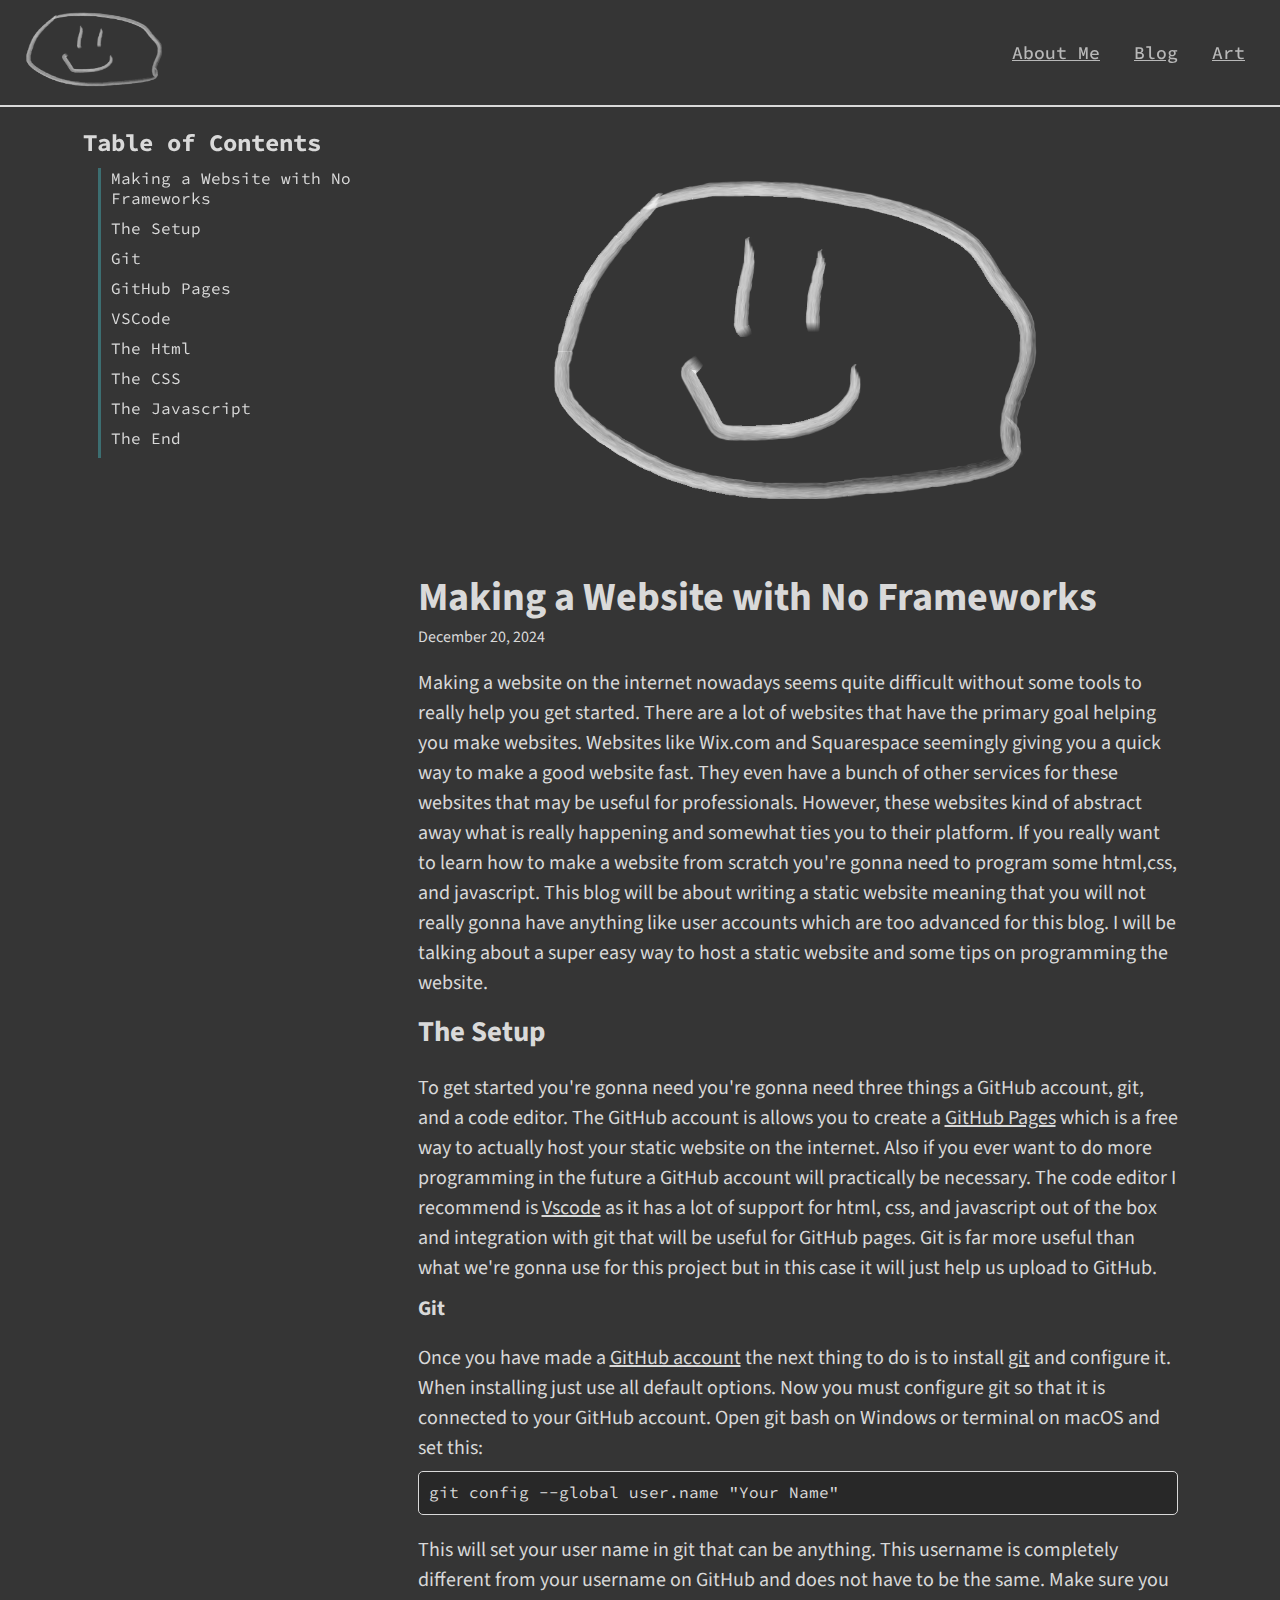
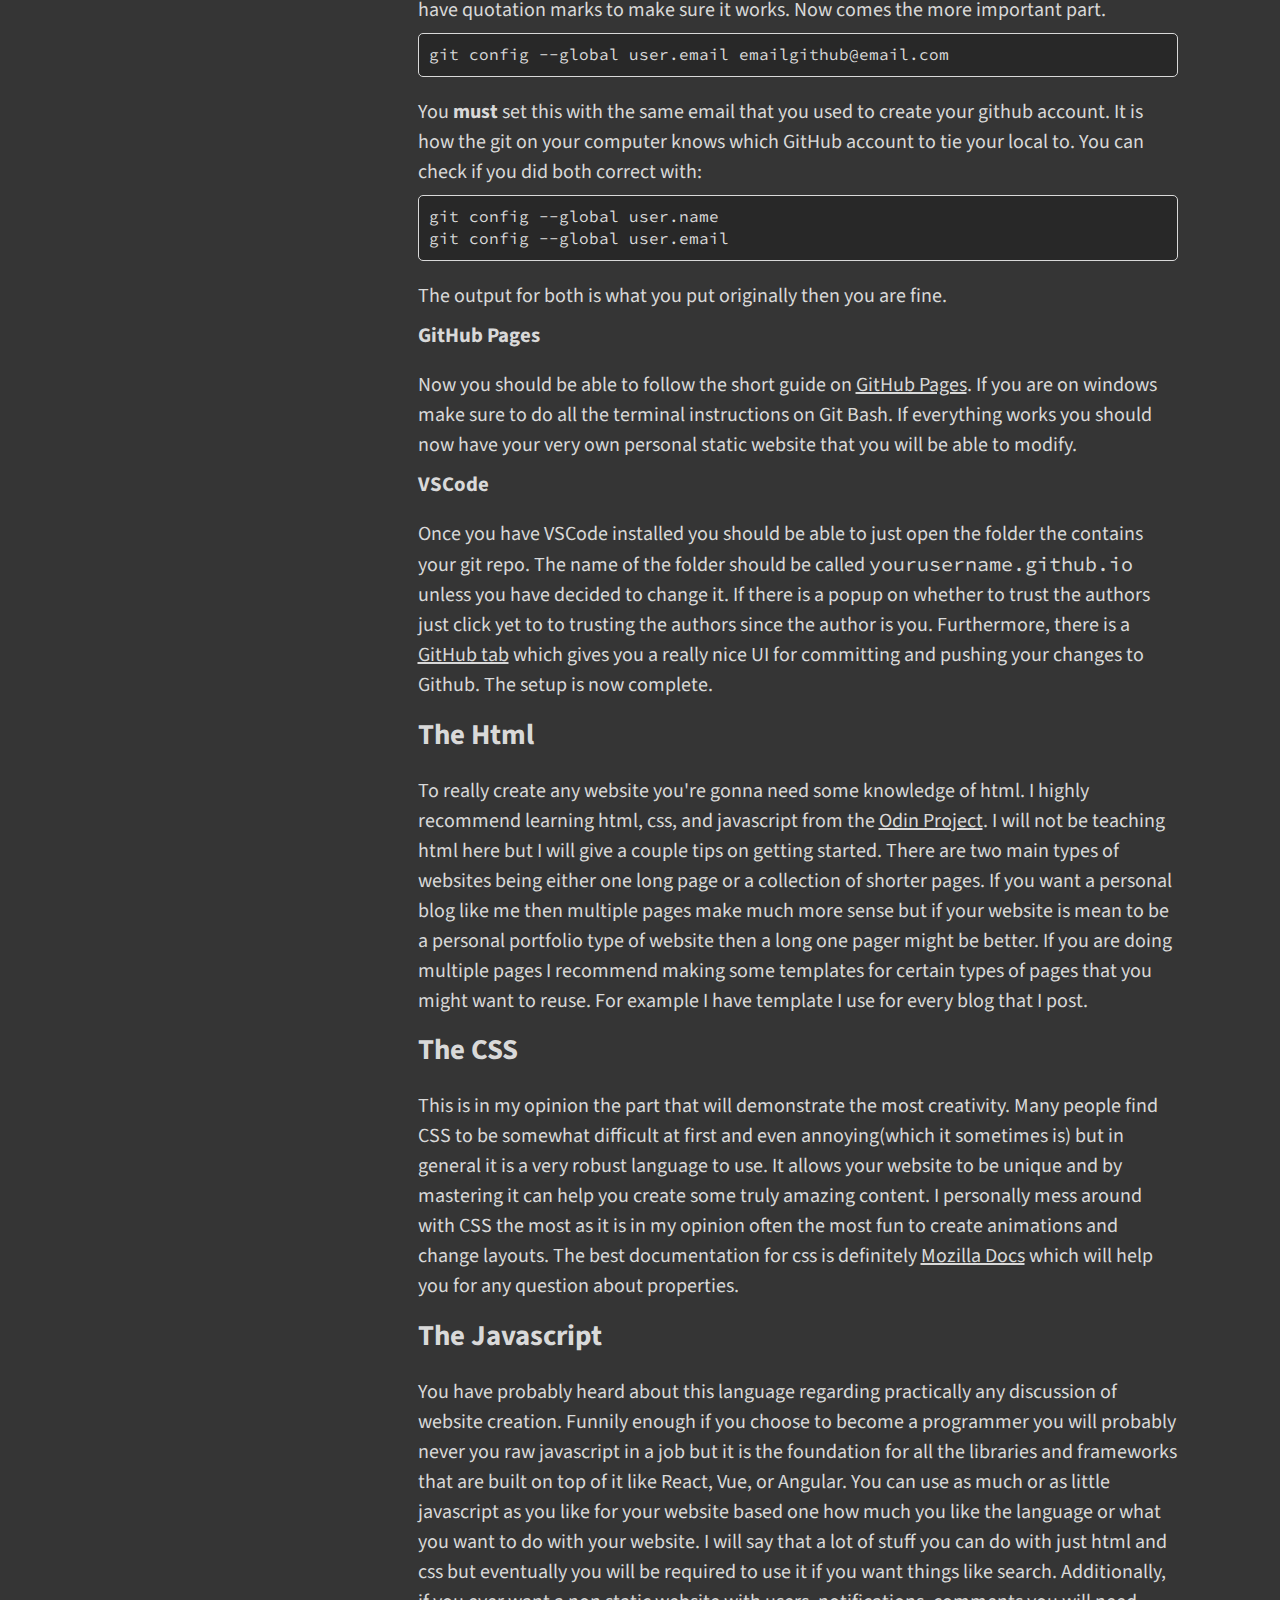
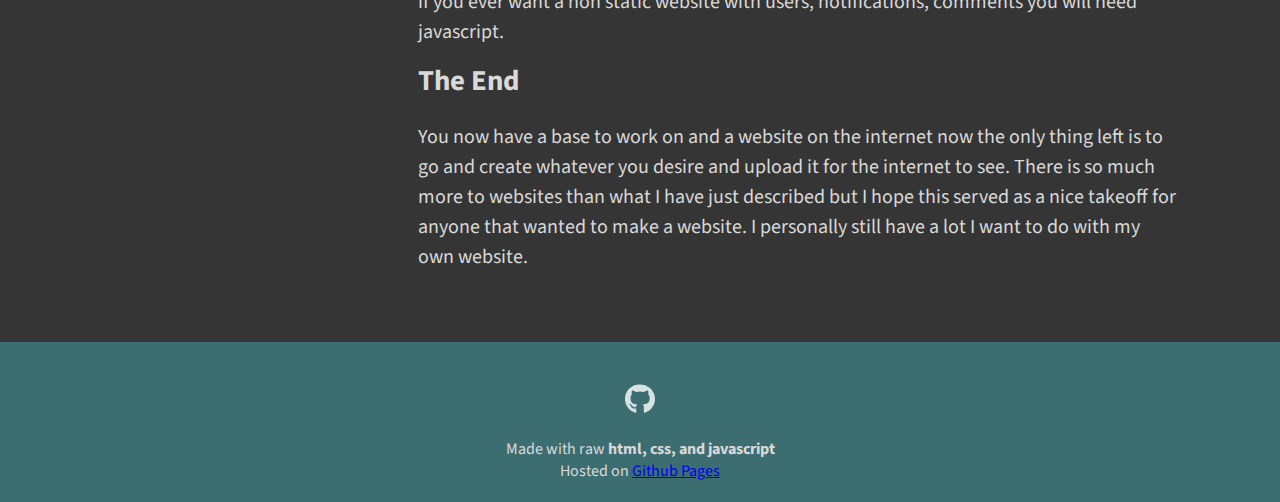
<file: blog/making_html.html>
<!DOCTYPE html>
<html lang="en">
<head>
    <meta charset="UTF-8">
    <meta name="viewport" content="width=device-width, initial-scale=1.0">
    <title>Making a Website From Scratch</title>
    <link rel="stylesheet" href="blog.css">
</head>
<body>
    <div class="nav_bar">
        <header>
            <a href="../index.html"><img class="happy_face" src="../images/happy face.png" alt="happy face"></a>
        </header>
        <nav class="top_nav">
            <ul class="header_nav">
                <li><a href="../about/about.html">About Me</a></li>
                <li><a href="../blog.html">Blog</a></li>
                <li><a href="#">Art</a></li>
            </ul>
        </nav>
    </div>
    <div class="divider"></div>
    <div class="full_article">
        <ul class="nav_menu">
            <h2>Table of Contents</h2>
        </ul>
        <main>
            <div class="top_img">
                <img src="../images/happy face.png" alt="happy_face">
            </div>
            <h1 id="Making a Website with No Frameworks">Making a Website with No Frameworks</h1>
            <time datetime="2024-12-20">December 20, 2024</time>
            <p>Making a website on the internet nowadays seems quite difficult without some tools to really help you get started. There are a lot of websites that have the primary goal helping you make websites. 
                Websites like Wix.com and Squarespace seemingly giving you a quick way to make a good website fast.
                They even have a bunch of other services for these websites that may be useful for professionals. However, these websites kind of abstract away what is really happening and somewhat ties you to their platform. 
                If you really want to learn how to make a website from scratch you&#39;re gonna need to program some html,css, and javascript. 
                This blog will be about writing a static website meaning that you will not really gonna have anything like user accounts which are too advanced for this blog. 
                I will be talking about a super easy way to host a static website and some tips on programming the website.</p>
            <h2 id="the-setup">The Setup</h2>
            <p>To get started you&#39;re gonna need you&#39;re gonna need three things a GitHub account, git, and a code editor. 
                The GitHub account is allows you to create a <a href="https://pages.github.com/">GitHub Pages</a> which is a free way to actually host your static website on the internet. 
                Also if you ever want to do more programming in the future a GitHub account will practically be necessary.
                 The code editor I recommend is <a href="https://code.visualstudio.com/">Vscode</a> as it has a lot of support for html, css, and javascript out of the box and integration with git that will be useful for GitHub pages. 
                 Git is far more useful than what we&#39;re gonna use for this project but in this case it will just help us upload to GitHub.</p>
            <h3 id="git">Git</h3>
            <p>Once you have made a <a href="https://github.com/join">GitHub account</a> the next thing to do is to install <a href="https://git-scm.com/downloads">git</a> and configure it. 
                When installing just use all default options. Now you must configure git so that it is connected to your GitHub account. 
                Open git bash on Windows or terminal on macOS and set this:</p>
            <div class="code_block"><code class="language-shell">git config --global user.name &quot;Your Name&quot;</code></div>
            <p>This will set your user name in git that can be anything. 
                This username is completely different from your username on GitHub and does not have to be the same. 
                Make sure you have quotation marks to make sure it works. Now comes the more important part.</p>
            <div class="code_block"><code class="language-shell">git config --global user.email emailgithub@email.com</code></div>
            <p>You <strong>must</strong> set this with the same email that you used to create your github account. 
                It is how the git on your computer knows which GitHub account to tie your local to. You can check if you did both correct with:</p>
            <div class="code_block"><code class="language-shell">git config --global user.name<br>git config --global user.email</code></div>
            <p>The output for both is what you put originally then you are fine.</p>
            <h3 id="github-pages">GitHub Pages</h3>
            <p>Now you should be able to follow the short guide on <a href="https://pages.github.com">GitHub Pages</a>. 
                If you are on windows make sure to do all the terminal instructions on Git Bash. If everything works you should now have your very own personal static website that you will be able to modify. </p>
            <h3 id="vscode">VSCode</h3>
            <p>Once you have VSCode installed you should be able to just open the folder the contains your git repo. 
                The name of the folder should be called <code>yourusername.github.io</code> unless you have decided to change it. 
                If there is a popup on whether to trust the authors just click yet to to trusting the authors since the author is you. 
                Furthermore, there is a <a href="https://code.visualstudio.com/docs/sourcecontrol/overview">GitHub tab</a> which gives you a really nice UI for committing and pushing your changes to Github. 
                The setup is now complete.</p>
            <h2 id="the-html">The Html</h2>
            <p>To really create any website you&#39;re gonna need some knowledge of html. I highly recommend learning html, css, and javascript from the <a href="https://www.theodinproject.com/paths/foundations/courses/foundations">Odin Project</a>. 
                I will not be teaching html here but I will give a couple tips on getting started. There are two main types of websites being either one long page or a collection of shorter pages. 
                If you want a personal blog like me then multiple pages make much more sense but if your website is mean to be a personal portfolio type of website then a long one pager might be better. 
                If you are doing multiple pages I recommend making some templates for certain types of pages that you might want to reuse. For example I have template I use for every blog that I post.</p>
            <h2 id="the-css">The CSS</h2>
            <p>This is in my opinion the part that will demonstrate the most creativity. Many people find CSS to be somewhat difficult at first and even annoying(which it sometimes is) but in general it is a very robust language to use. 
                It allows your website to be unique and by mastering it can help you create some truly amazing content. 
                I personally mess around with CSS the most as it is in my opinion often the most fun to create animations and change layouts. 
                The best documentation for css is definitely <a href="https://developer.mozilla.org/en-US/docs/Web/CSS">Mozilla Docs</a> which will help you for any question about properties. </p>
            <h2 id="the-javascript">The Javascript</h2>
            <p>You have probably heard about this language regarding practically any discussion of website creation. 
                Funnily enough if you choose to become a programmer you will probably never you raw javascript in a job but it is the foundation for all the libraries and frameworks that are built on top of it like React, Vue, or Angular. 
                You can use as much or as little javascript as you like for your website based one how much you like the language or what you want to do with your website. 
                I will say that a lot of stuff you can do with just html and css but eventually you will be required to use it if you want things like search. 
                Additionally, if you ever want a non static website with users, notifications, comments you will need javascript.</p>
            <h2 id="the-end">The End</h2>
            <p>You now have a base to work on and a website on the internet now the only thing left is to go and create whatever you desire and upload it for the internet to see. 
                There is so much more to websites than what I have just described but I hope this served as a nice takeoff for anyone that wanted to make a website. 
                I personally still have a lot I want to do with my own website.</p>
        </main>
    </div>
    <footer>
        <div class="center_container">
            <div class="footer_links">
                <a href="https://github.com/Makkerel"><img class="github" src="../icons/github-brands-solid.svg" alt="github"></a>
            </div>
            <div class="footer_tech">
                <p>Made with raw <b>html, css, and javascript</b></p>
                <p>Hosted on <a href="https://pages.github.com/">Github Pages</a></p>
            </div>    
        </div>
    </footer>
    <script src="nav_menu.js"></script>
</body>
</html>
</file>
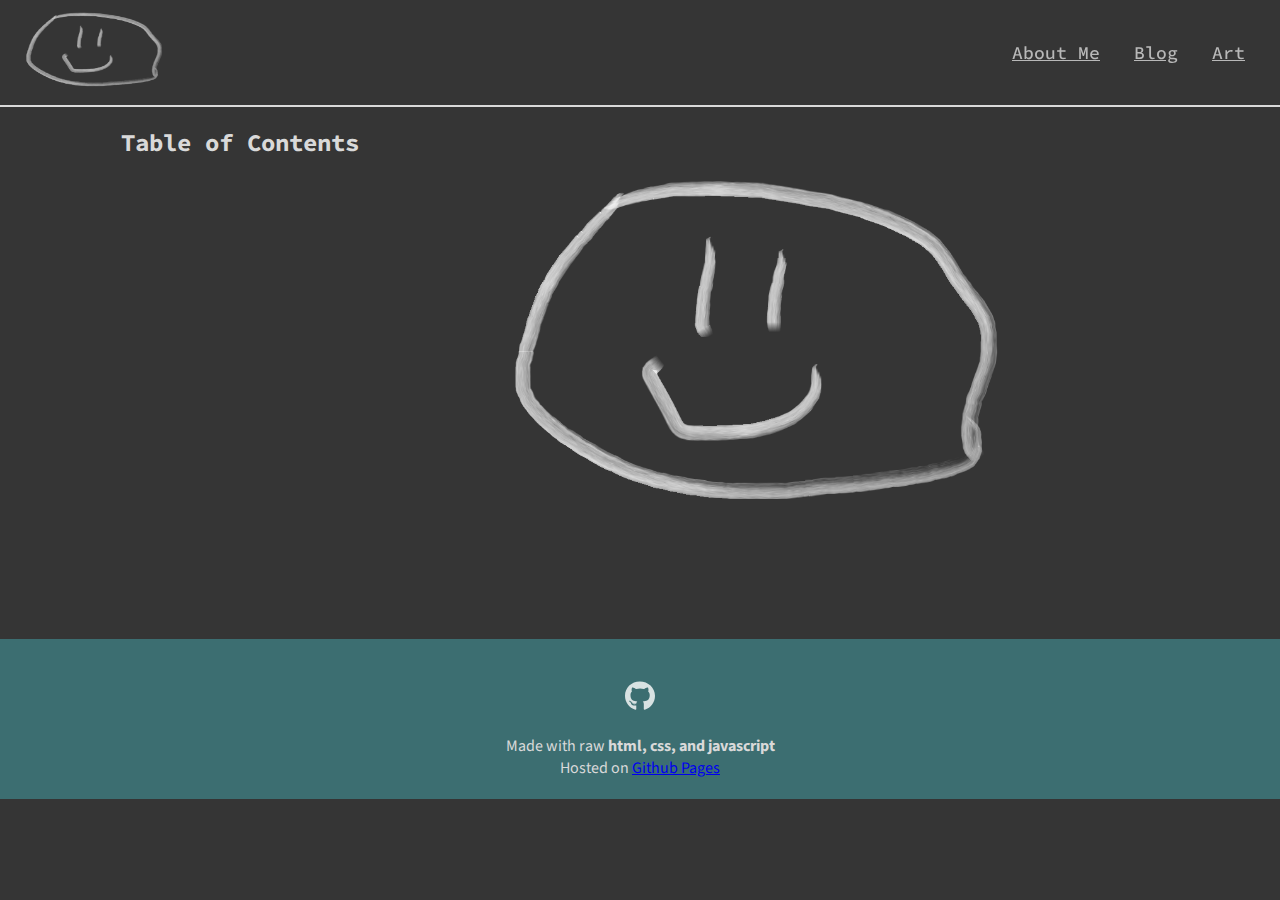
<file: blog/template.html>
<!DOCTYPE html>
<html lang="en">
<head>
    <meta charset="UTF-8">
    <meta name="viewport" content="width=device-width, initial-scale=1.0">
    <title>Document</title>
    <link rel="stylesheet" href="blog.css">
</head>
<body>
    <div class="nav_bar">
        <header>
            <a href="../index.html"><img class="happy_face" src="../images/happy face.png" alt="happy face"></a>
        </header>
        <nav class="top_nav">
            <ul class="header_nav">
                <li><a href="../about/about.html">About Me</a></li>
                <li><a href="../blog.html">Blog</a></li>
                <li><a href="#">Art</a></li>
            </ul>
        </nav>
    </div>
    <div class="divider"></div>
    <div class="full_article">
        <ul class="nav_menu">
            <h2>Table of Contents</h2>
        </ul>
        <main>
            <div class="top_img">
                <img src="../images/happy face.png" alt="happy_face">
            </div>
            
        </main>
    </div>
    <footer>
        <div class="center_container">
            <div class="footer_links">
                <a href="https://github.com/Makkerel"><img class="github" src="../icons/github-brands-solid.svg" alt="github"></a>
            </div>
            <div class="footer_tech">
                <p>Made with raw <b>html, css, and javascript</b></p>
                <p>Hosted on <a href="https://pages.github.com/">Github Pages</a></p>
            </div>    
        </div>
    </footer>
    <script src="nav_menu.js"></script>
</body>
</html>
</file>
<file: index.css>
@import url('https://fonts.googleapis.com/css2?family=Source+Code+Pro:wght@500&family=Source+Sans+3:ital@0;1&display=swap');

* {
box-sizing: border-box;
margin: 0;
padding: 0;
}

/*Variable for Colors*/
*{
    --main_bg_color: #373737;
    --nav_bar_color: #3c6e71;
    --less_gray: #edecec;
    --darker_blue: #284b63;
    --brighter_blue: #2e5f7f;
}

body{
    min-height: 100vh;
    display: flex;
    flex-direction: column;
    background-color: var(--main_bg_color);
}

/* This is for the navbar on the top*/
.nav_bar{
    position: relative;
    background-color: var(--main_bg_color);
    display: flex;
    justify-content: space-between;
    align-items: center;
    padding: 0px 20px;
}

.nav_bar header{
    display: flex;
    align-items: center;
}

.nav_bar a{
    font-family: "Source Code Pro", 'Times New Roman', Times, serif;
    font-weight: 500;
    font-size: 18px;
    color: var(--less_gray);
    opacity: 0.8;
    transition: opacity 0.3s ease;
}

.nav_bar a:hover{
    opacity: 1;
}

.happy_face{
    height: 100px;
    width: 150px;
}

.happy_face:hover{
    cursor: pointer;
}

.header_nav{
    list-style: none;
}

.header_nav li{
    display: inline-flex;
    padding: 0 15px;
}

/*This is for the main landing page of the website */
.divider{
    width: 100%;
    border: solid var(--less_gray) 0.5px;
}

@media screen and (min-width:320px){
    main{
        min-width: none;
        margin: 0 0;
    }

    .blog_grid{
        display: flex;
        flex-direction: column;
        overflow-x: auto;
        scrollbar-width: thin;
        scrollbar-color: var(--less_gray) var(--main_bg_color);
    }

    .grid_item{
        background-color: var(--darker_blue);
        margin: 10px 0;
        padding: 10px;
        border: none;
        border-radius: 10px;
        font-family: "Source Sans 3";
        transition: background-color 0.3s ease;
        display: flex;
        flex-direction: column;
    }
    
    .grid_item article{
        word-wrap: normal;
        font-size: 1.5em;
        text-align: center;
    }
    
    .grid_item a,time{
        color: var(--less_gray);
        text-decoration: none;
    }
    
    .grid_item p{
        font-family: "Source Code Pro";
        font-style: italic;
        font-size: 0.8em;
    }
    
    .grid_item .title_link{
        opacity: 0.8;
        transition: opacity 0.3s ease;
    }
    
    .title_link p{
        opacity: 0.7;
        transition: opacity 0.3s ease;
    }
    
    .grid_item:hover{
        background-color: var(--brighter_blue);
    }
    
    .grid_item:hover .title_link{
        opacity: 1;
    }
    
    .grid_item:hover .title_link p{
        opacity: 1;
    }
    
    .grid_item img{
        display: flex;
        margin-left: auto;
        margin-right: auto;
        max-height: 100px;
        max-width: 200px;
    }    
}

@media screen and (min-width: 500px){
    main{
        min-width: 500px;
        margin: 0 auto;
    }

    /* This is for the Grid that shows my stuff*/
    .blog_grid{
        flex-direction: row;
    }
    
    .article_grid{
        margin: 0px 10px;
    }

    .grid_item img{
        max-height: 100px;
        max-width: 300px;
    }   
}

main{
    max-width: 1000px;
    flex: 1;
    font-family: "Source Sans 3", 'Times New Roman', Times, serif;
    display: block;
    padding: 50px;
    background-color: var(--main_bg_color);
}

main h1{
    color: var(--less_gray);
    margin-top: 10px;
    margin-bottom: 10px;
}

.lander_page_des{
    color: var(--less_gray);
    margin: 0px 10px;
}

.lander_page_des h1{
    font-size: 3em;
    color: var(--less_gray);
    margin-top: 10px;
    margin-bottom: 10px;
}


.lander_page_des article{
    font-size: 18px;
}

.quick_links{
    display: flex;
}

.github{
    height: 50px;
    margin-top: 20%;
    filter: invert(1);
    opacity: 0.8;
    transition: opacity 0.3s ease;
}

.github:hover{
    opacity: 1;
}

/*This is for the footer that will be on every page of the website */

footer{
    padding-top: 1em;
    width: 100%;
    background-color: var(--nav_bar_color);
    text-align: center;
    display: flex;
    justify-content: center;
}

.center_container{
    display: block;
}

.footer_links{
    display: flex;
    justify-content: center;
}
.footer_links a{
    padding: 20px;
}

.footer_links .github{
    height: 30px;
    margin-top: 20%;
    filter: invert(1);
}

.footer_tech{
    color: var(--less_gray);
    font-family: "Source Sans 3";
    padding: 0px 20px 20px 20px;
}
</file>
<file: all_blogs.css>
@import url('https://fonts.googleapis.com/css2?family=Source+Code+Pro:wght@500&family=Source+Sans+3:ital@0;1&display=swap');

* {
box-sizing: border-box;
margin: 0;
padding: 0;
}

/*Variable for Colors*/
*{
    --main_bg_color: #373737;
    --footer_color: #3c6e71;
    --less_gray: #edecec;
    --darker_blue: #284b63;
    --brighter_blue: #2e5f7f;
    --blog_link_blue: #42d9e1;
}

body{
    min-height: 100vh;
    display: flex;
    flex-direction: column;
    background-color: var(--main_bg_color);
}

/* This is for the navbar on the top*/
.nav_bar{
    position: relative;
    background-color: var(--main_bg_color);
    display: flex;
    justify-content: space-between;
    align-items: center;
    padding: 0px 20px;
}

.nav_bar header{
    display: flex;
    align-items: center;
}

.nav_bar a{
    font-family: "Source Code Pro", 'Times New Roman', Times, serif;
    font-weight: 500;
    font-size: 18px;
    color: var(--less_gray);
    opacity: 0.8;
    transition: opacity 0.3s ease;
}

.nav_bar a:hover{
    opacity: 1;
}

.happy_face{
    height: 100px;
    width: 150px;
}

.happy_face:hover{
    cursor: pointer;
}

.header_nav{
    list-style: none;
}

.header_nav li{
    display: inline-flex;
    padding: 0 15px;
}

.divider{
    width: 100%;
    border: solid var(--less_gray) 0.5px;
}

/*This is for the main landing page of the website */

main{
    max-width: 800px;
    margin: 0 auto;
    padding: 40px;
    flex: 1;
    font-family: "Source Sans 3",'Times New Roman', Times, serif;
    color: var(--less_gray);
    font-size: 20px;
}

main ul{
    list-style: none;
}

main h1{
    margin-bottom: 10px;
}

main h2{
    margin-top: 20px;
    margin-bottom: 20px;
    border-bottom: solid;
    border-width: 1px;
    border-color: rgba(237, 236, 236, 0.8);
}

.tag_grid{
    display: grid;
    grid-template-columns: repeat(2, 1fr);
    grid-template-rows: repeat(3, minmax(3em,auto));
    column-gap: 10%;
    row-gap: 1em;
}

@media screen and (min-width: 500px) {
    .tag_grid{
        display: grid;
        grid-template-columns: repeat(3, 1fr);
        grid-template-rows: repeat(2, minmax(1em,auto));
    }    
}

.tag{
    padding: 10px;
    padding-left: 0px;
    border: solid;
    border-width: 1px;
    border-color: var(--main_bg_color);
    opacity: 0.8;
    transition: opacity 0.3s ease-out;
}

.tag a{
    font-family: "Source Code Pro", 'Times New Roman', Times, serif;
    text-decoration: none;
    color: var(--less_gray);
}

.tag:hover{
    opacity: 1;
}

main li{
    margin: 30px 0px;
}

main article{
    display: flex;
    flex-direction: column;
}

main article time{
    font-size: 17px;
}

main ul a{
    font-size: 23px;
    text-decoration: none;
    color: var(--blog_link_blue);
    opacity: 0.85;
    transition: opacity 0.35s ease;
}

main ul a:hover{
    opacity: 1;
}

/*This is for the footer that will be on every page of the website */

footer{
    padding-top: 1em;
    width: 100%;
    background-color: var(--footer_color);
    text-align: center;
    display: flex;
    justify-content: center;
}

.center_container{
    display: block;
}

.footer_links{
    display: flex;
    justify-content: center;
}
.footer_links a{
    padding: 20px;
}

.footer_links .github{
    height: 30px;
    margin-top: 20%;
    filter: invert(1);
    opacity: 0.8;
    transition: opacity 0.3s ease;
}

.github:hover{
    opacity: 1;
}

.footer_tech{
    color: var(--less_gray);
    font-family: "Source Sans 3";
    padding: 0px 20px 20px 20px;
}
</file>
<file: about/about.css>
@import url('https://fonts.googleapis.com/css2?family=Source+Code+Pro:wght@500&family=Source+Sans+3:ital@0;1&display=swap');

* {
box-sizing: border-box;
margin: 0;
padding: 0;
}

/*Variable for Colors*/
*{
    --main_bg_color: #353535;
    --nav_bar_color: #3c6e71;
    --less_gray: #d9d9d9;
    --darker_blue: #284b63;
}

body{
    min-height: 100vh;
    display: flex;
    flex-direction: column;
}

/* This is for the navbar on the top*/
.nav_bar{
    position: relative;
    background-color: var(--main_bg_color);
    display: flex;
    justify-content: space-between;
    align-items: center;
    padding: 0px 20px;
}

.nav_bar header{
    display: flex;
    align-items: center;
}

.nav_bar a{
    font-family: "Source Code Pro", 'Times New Roman', Times, serif;
    font-weight: 500;
    font-size: 18px;
    color: var(--less_gray);
    opacity: 0.8;
    transition: opacity 0.3s ease;
}

.nav_bar a:hover{
    opacity: 1;
}

.happy_face{
    height: 100px;
    width: 150px;
}

.happy_face:hover{
    cursor: pointer;
}

.header_nav{
    list-style: none;
}

.header_nav li{
    display: inline-flex;
    padding: 0 15px;
}

.divider{
    width: 100%;
    border: solid var(--less_gray) 0.5px;
}

/*Main Stylings*/

main{
    background-color: var(--main_bg_color);
    color: var(--less_gray);
    flex: 1;
    font-family: "Source Sans 3", 'Times New Roman', Times, serif;
    padding: 20px;
    padding-left: 15%;
    padding-right: 15%;
    display: flex;
    justify-content: space-between;
}

.about_text{
    display: block;
}

.about_me{
    font-size: 3em;
}

.clown_face{
    padding: 2em;
    padding-top: 4em;
    height: 30em;
    width: auto;
}

.headings{
    font-size: 2em;
    margin-top: 0.1em;  
    margin-bottom: 0.1em;
}

main p{
    font-size: 20px;
}

@media screen and (min-width: 320px){
    .all_contact{
        display: flex;
        flex-direction: column;
    }    

    .job_stuff{
        display: flex;
        flex-direction: column;
    }

    .all_contact a{
        margin-top: 15px;
    }

    main{
        flex-direction: column;
    }
}

@media screen and (min-width: 500px){
    .all_contact{
        display: flex;
        flex-direction: row;
        margin-top: 20px;
        align-items: center;
    }    

    .job_stuff{
        display: flex;
        flex-direction: row;
        justify-content: space-evenly;
    }

    .all_contact a{
        margin-top: 0;
        margin-right: 1em;
    }

    main{
        flex-direction: row;
    }
}

.job_stuff a{
    font-family: 'Source Code Pro','Times New Roman', Times, serif;
    font-size: 1.8em;
    text-decoration: none;
    color: var(--less_gray);
    border-style: solid;
    border-radius: 10px;
    padding: 15px;
    transition: all 0.3s ease;
}

.job_stuff a:hover{
    background-color: var(--less_gray);
    color: var(--main_bg_color);
}

.linkedin{
    height: 50px;
    filter: invert(1);
    opacity: 0.8;
    transition: opacity 0.3s ease;
}

.linkedin:hover{
    opacity: 1;
}


/* Footer */
footer{
    padding-top: 1em;
    width: 100%;
    background-color: var(--nav_bar_color);
    text-align: center;
    display: flex;
    justify-content: center;
}

.center_container{
    display: block;
}

.footer_links{
    display: flex;
    justify-content: center;
}
.footer_links a{
    padding: 20px;
}

.footer_links .github{
    height: 30px;
    margin-top: 20%;
    filter: invert(1);
    opacity: 0.8;
    transition: opacity 0.3s ease;
}

.github:hover{
    opacity: 1;
}

.footer_tech{
    color: var(--less_gray);
    font-family: "Source Sans 3";
    padding: 0px 20px 20px 20px;
}
</file>
<file: blog/blog.css>
@import url('https://fonts.googleapis.com/css2?family=Source+Code+Pro:wght@500&family=Source+Sans+3:ital@0;1&display=swap');

* {
box-sizing: border-box;
margin: 0;
padding: 0;
}

/*Variable for Colors*/
*{
    --main_bg_color: #353535;
    --nav_bar_color: #3c6e71;
    --less_gray: #d9d9d9;
    --darker_blue: #284b63;
    --code_bg: #282828;
}

body{
    min-height: 100vh;
    display: flex;
    flex-direction: column;
    background-color: var(--main_bg_color);
}

/* This is for the navbar on the top*/
.nav_bar{
    background-color: var(--main_bg_color);
    display: flex;
    justify-content: space-between;
    align-items: center;
    padding: 0px 20px;
}

.nav_bar header{
    display: flex;
    align-items: center;
}

.nav_bar a{
    font-family: "Source Code Pro", 'Times New Roman', Times, serif;
    font-weight: 500;
    font-size: 18px;
    color: var(--less_gray);
    opacity: 0.8;
    transition: opacity 0.3s ease;
}

.nav_bar a:hover{
    opacity: 1;
}

.happy_face{
    height: 100px;
    width: 150px;
}

.happy_face:hover{
    cursor: pointer;
}

.header_nav{
    list-style: none;
}

.header_nav li{
    display: inline-flex;
    padding: 0 15px;
}

.divider{
    width: 100%;
    border: solid var(--less_gray) 0.5px;
}

.full_article{
    display: flex;
}

/* Nav Menu Styling */

@media screen and (min-width: 320px) {
    .nav_menu{
        display: none;
    }
}

@media screen and (min-width: 500px){
    .nav_menu{
        display: block;
    }
}

.nav_menu{
    position: sticky;
    top: 0;
    z-index: 100;
    font-family: "Source Code Pro", 'Times New Roman', Times, serif;
    margin-left: auto;
    list-style: none;
    margin-top: 20px;
}

.nav_menu h2{
    color: var(--less_gray);
    margin-bottom: 10px;
}

.nav_item{
    border-left: solid;
    border-color: var(--nav_bar_color);
    margin-left: 15px;
    padding: 10px;
    padding-top: 0px;
    max-width: 300px;
}

.nav_menu a{
    color: var(--less_gray);
    text-decoration: none;
}

/* Blogging */
.top_img{
    display: flex;
    flex-direction: column;
}

.source_info{
    font-size: small;
}

.top_img img{
    margin-left: auto;
    margin-right: auto;
    margin-bottom: 10px;
    width: 70%;
}

main{
    background-color: var(--main_bg_color);
    color: var(--less_gray);
    flex: 1;
    font-family: "Source Sans 3", 'Times New Roman', Times, serif;
    font-size: 16px;
    padding: 20px;
    max-width: 800px;
    margin-right: auto;
    display: block;
    word-wrap: break-word;
    margin-bottom: 50px;
}

main h1{
    font-size: 2.5em;
}

main h2{
    font-size: 1.8em;
    margin-top: 0.5em;
    margin-bottom: 0.5em;
}

main h3{
    font-size: 1.3em;
    margin-top: 0.5em;
    margin-bottom: 0.5em;
}

main p{
    font-size: 20px;
    line-height: 1.5em;
    margin-top: 1em;
}

main a{
    color: var(--less_gray);
}

main .code_block{
    background-color: var(--code_bg);
    margin-top: 0.5em;
    margin-bottom: 0.5em;
    border: solid;
    border-color: var(--less_gray);
    border-width: 1px;
    border-radius: 5px;
    padding: 10px;
}
main code{
    font-family: "Source Code Pro";
}

/* Footer */
footer{
    padding-top: 1em;
    width: 100%;
    background-color: var(--nav_bar_color);
    text-align: center;
    display: flex;
    justify-content: center;
}

.center_container{
    display: block;
}

.footer_links{
    display: flex;
    justify-content: center;
}
.footer_links a{
    padding: 20px;
}

.footer_links .github{
    height: 30px;
    margin-top: 20%;
    filter: invert(1);
    opacity: 0.8;
    transition: opacity 0.3s ease;
}

.github:hover{
    opacity: 1;
}

.footer_tech{
    color: var(--less_gray);
    font-family: "Source Sans 3";
    padding: 0px 20px 20px 20px;
}
</file>
